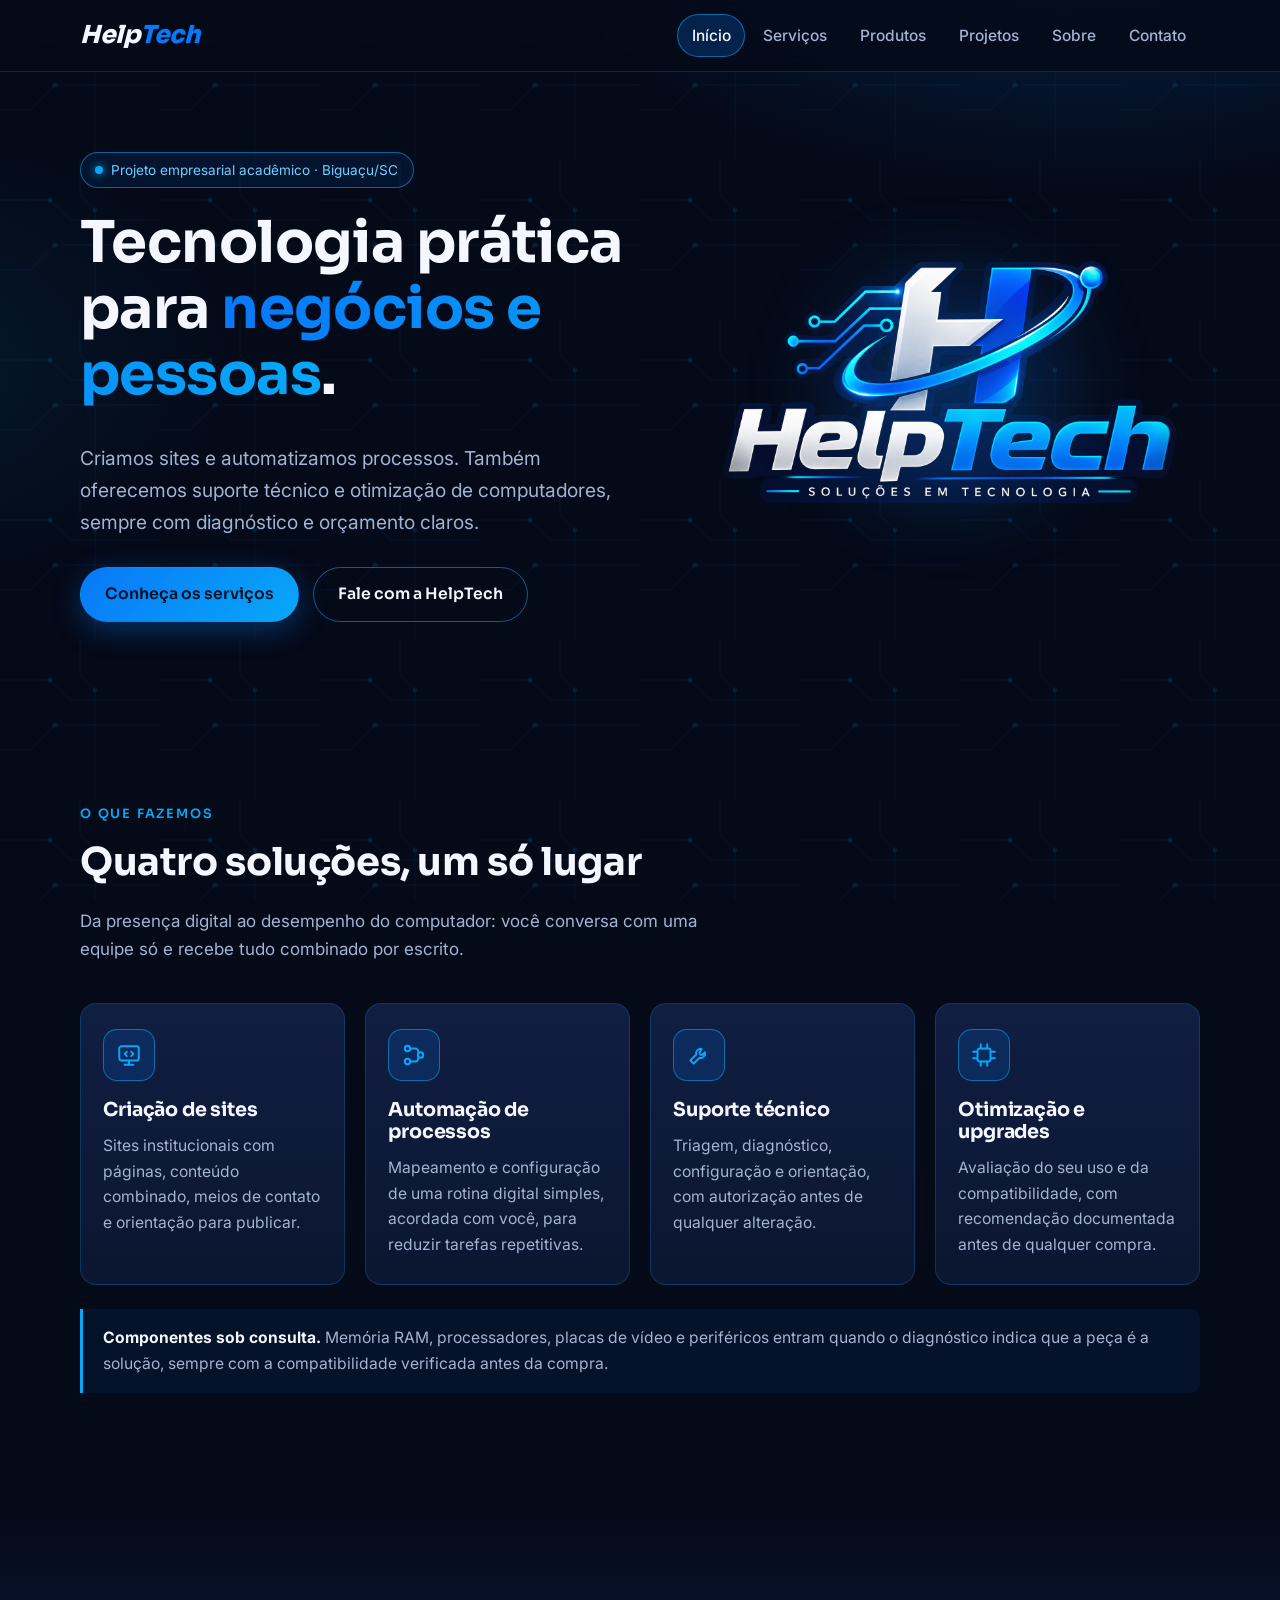
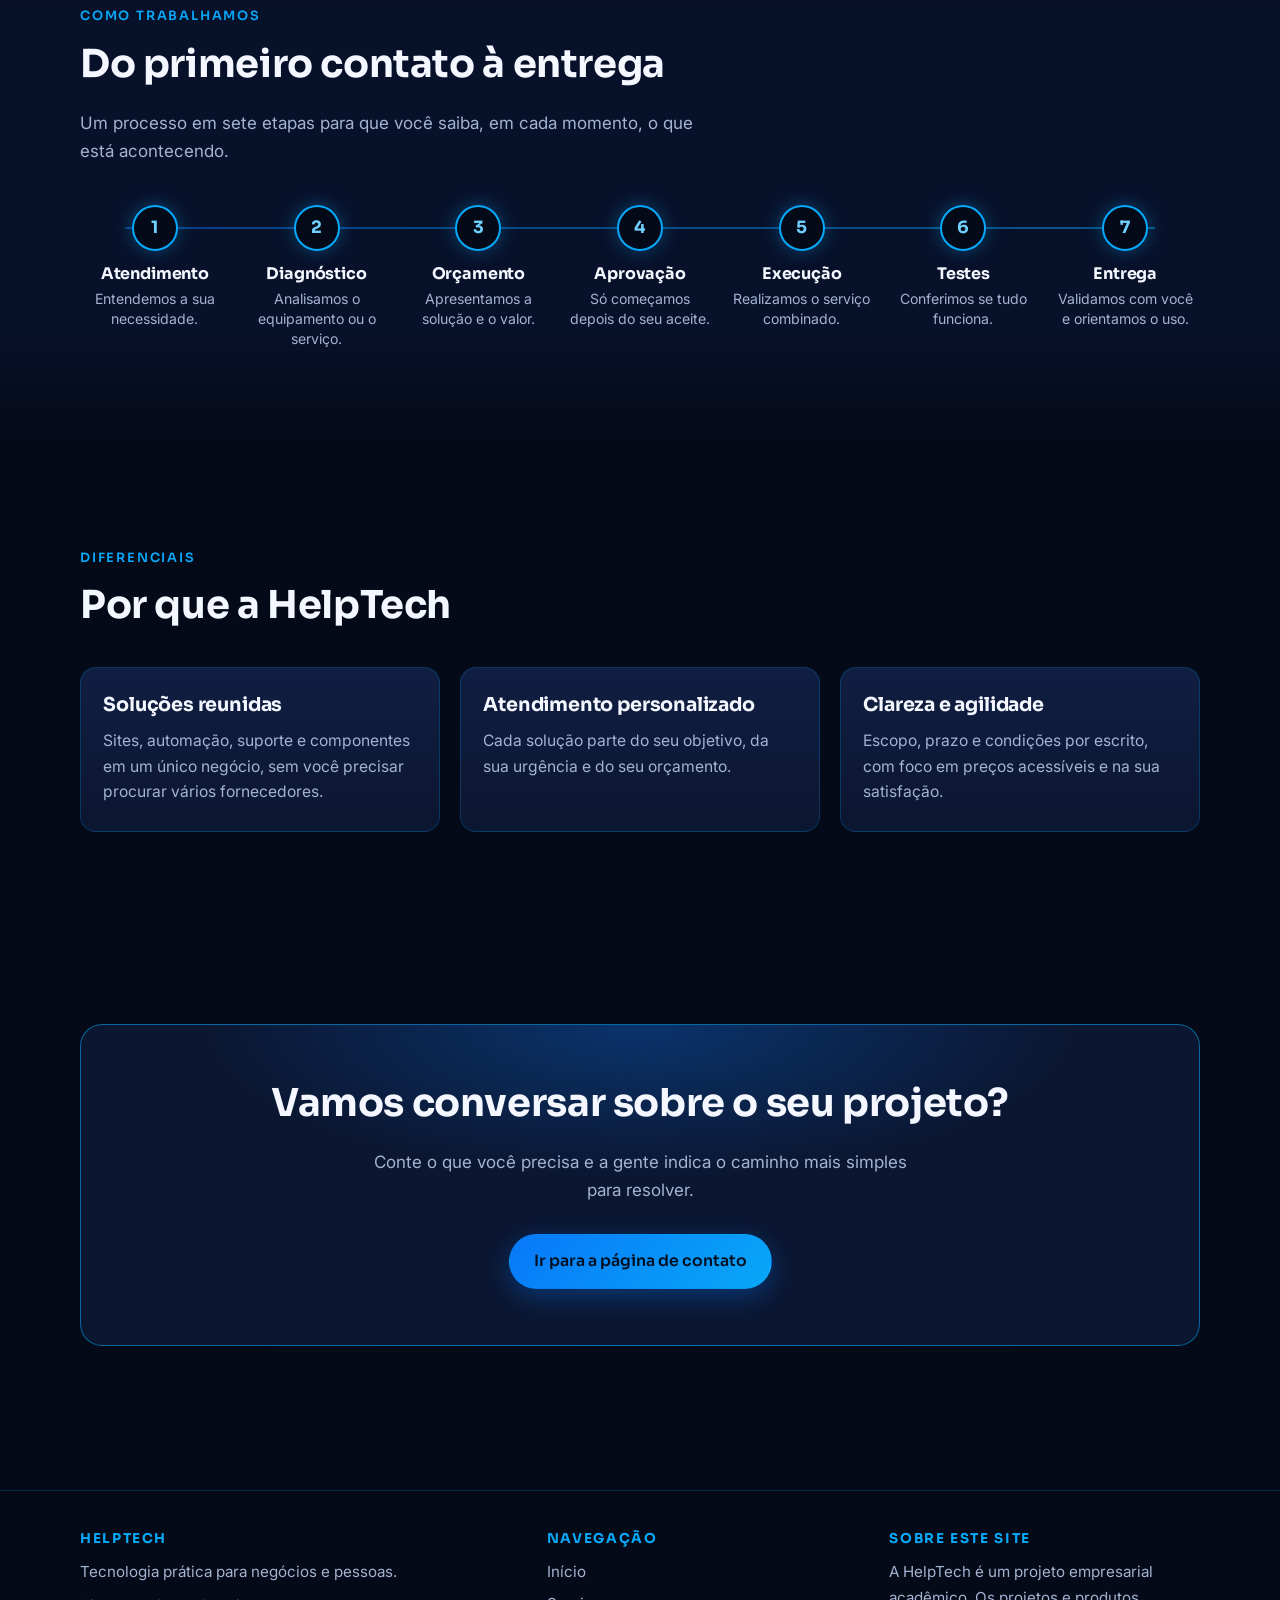
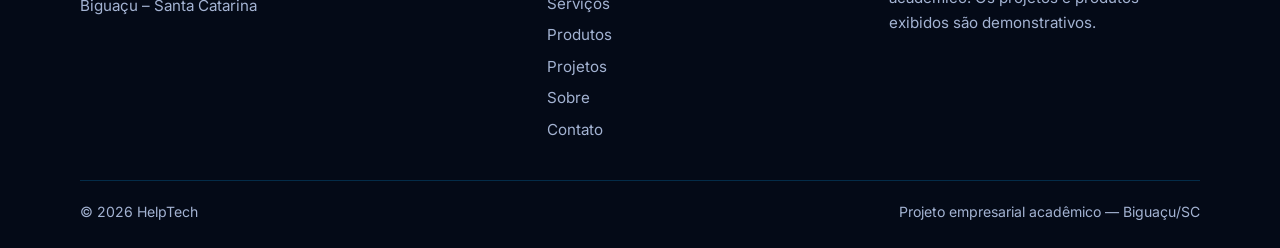
<file: index.html>
<!DOCTYPE html>
<html lang="pt-BR">
<head>
  <meta charset="UTF-8">
  <meta name="viewport" content="width=device-width, initial-scale=1">
  <title>HelpTech — Soluções em Tecnologia | Biguaçu, SC</title>
  <meta name="description" content="HelpTech: criação de sites, automação de processos, suporte técnico e otimização de computadores para negócios e pessoas em Biguaçu, SC.">
  <meta name="theme-color" content="#050a18">

  <meta property="og:title" content="HelpTech — Soluções em Tecnologia">
  <meta property="og:description" content="Criação de sites, automação, suporte técnico e otimização de computadores.">
  <meta property="og:type" content="website">
  <meta property="og:locale" content="pt_BR">

  <link rel="icon" href="assets/logo.png">
  <link rel="preconnect" href="https://fonts.googleapis.com">
  <link rel="preconnect" href="https://fonts.gstatic.com" crossorigin>
  <link href="https://fonts.googleapis.com/css2?family=Inter:wght@400;500;600&family=Sora:ital,wght@0,600;0,700;0,800;1,800&display=swap" rel="stylesheet">

  <link rel="stylesheet" href="css/style.css">
  <link rel="stylesheet" href="css/responsive.css">

  <!-- marca que o JavaScript está ativo (as animações dependem disso) -->
  <script>document.documentElement.classList.add("js");</script>
</head>

<body data-root="" data-page="inicio">
  <a class="skip-link" href="#conteudo">Ir para o conteúdo</a>

  <div id="site-header"></div>

  <main id="conteudo">

    <!-- HERO -->
    <section class="hero">
      <div class="container hero-grid">
        <div>
          <span class="badge">Projeto empresarial acadêmico · Biguaçu/SC</span>
          <h1>Tecnologia prática para <span class="accent">negócios e pessoas</span>.</h1>
          <p class="hero-lead">
            Criamos sites e automatizamos processos. Também oferecemos suporte técnico
            e otimização de computadores, sempre com diagnóstico e orçamento claros.
          </p>
          <div class="hero-actions">
            <a class="btn btn-primary" href="pages/servicos.html">Conheça os serviços</a>
            <a class="btn btn-ghost" href="pages/contato.html">Fale com a HelpTech</a>
          </div>
        </div>

        <div class="hero-visual">
          <img class="hero-logo" src="./assets/HelpTech logo.png" width="1536" height="1024"
               alt="Logotipo da HelpTech: letra H com órbita azul e circuitos, e o texto Soluções em Tecnologia">
        </div>
      </div>
    </section>

    <!-- SERVIÇOS -->
    <section class="section" id="servicos">
      <div class="container">
        <div class="section-head reveal">
          <span class="eyebrow">O que fazemos</span>
          <h2>Quatro soluções, um só lugar</h2>
          <p>Da presença digital ao desempenho do computador: você conversa com uma equipe só e recebe tudo combinado por escrito.</p>
        </div>

        <div class="card-grid">
          <article class="card reveal">
            <div class="icon-badge" aria-hidden="true">
              <svg viewBox="0 0 24 24"><rect x="3" y="4" width="18" height="13" rx="2"/><path d="M8 21h8M12 17v4M10 9l-2 2 2 2M14 9l2 2-2 2"/></svg>
            </div>
            <h3>Criação de sites</h3>
            <p>Sites institucionais com páginas, conteúdo combinado, meios de contato e orientação para publicar.</p>
          </article>

          <article class="card reveal">
            <div class="icon-badge" aria-hidden="true">
              <svg viewBox="0 0 24 24"><circle cx="6" cy="6" r="2.5"/><circle cx="18" cy="12" r="2.5"/><circle cx="6" cy="18" r="2.5"/><path d="M8.5 6H13a3 3 0 0 1 3 3v.5M8.5 18H13a3 3 0 0 0 3-3v-.5"/></svg>
            </div>
            <h3>Automação de processos</h3>
            <p>Mapeamento e configuração de uma rotina digital simples, acordada com você, para reduzir tarefas repetitivas.</p>
          </article>

          <article class="card reveal">
            <div class="icon-badge" aria-hidden="true">
              <svg viewBox="0 0 24 24"><path d="M14.5 6.5a4 4 0 0 0-5 5L4 17l3 3 5.5-5.5a4 4 0 0 0 5-5l-2.5 2.5-2-.5-.5-2z"/></svg>
            </div>
            <h3>Suporte técnico</h3>
            <p>Triagem, diagnóstico, configuração e orientação, com autorização antes de qualquer alteração.</p>
          </article>

          <article class="card reveal">
            <div class="icon-badge" aria-hidden="true">
              <svg viewBox="0 0 24 24"><rect x="6" y="6" width="12" height="12" rx="2"/><path d="M9 2v3M15 2v3M9 19v3M15 19v3M2 9h3M2 15h3M19 9h3M19 15h3"/></svg>
            </div>
            <h3>Otimização e upgrades</h3>
            <p>Avaliação do seu uso e da compatibilidade, com recomendação documentada antes de qualquer compra.</p>
          </article>
        </div>

        <p class="note reveal">
          <strong>Componentes sob consulta.</strong>
          Memória RAM, processadores, placas de vídeo e periféricos entram quando o diagnóstico indica
          que a peça é a solução, sempre com a compatibilidade verificada antes da compra.
        </p>
      </div>
    </section>

    <!-- PROCESSO -->
    <section class="section section--alt" id="processo">
      <div class="container">
        <div class="section-head reveal">
          <span class="eyebrow">Como trabalhamos</span>
          <h2>Do primeiro contato à entrega</h2>
          <p>Um processo em sete etapas para que você saiba, em cada momento, o que está acontecendo.</p>
        </div>

        <ol class="steps">
          <li class="step reveal"><h3>Atendimento</h3><p>Entendemos a sua necessidade.</p></li>
          <li class="step reveal"><h3>Diagnóstico</h3><p>Analisamos o equipamento ou o serviço.</p></li>
          <li class="step reveal"><h3>Orçamento</h3><p>Apresentamos a solução e o valor.</p></li>
          <li class="step reveal"><h3>Aprovação</h3><p>Só começamos depois do seu aceite.</p></li>
          <li class="step reveal"><h3>Execução</h3><p>Realizamos o serviço combinado.</p></li>
          <li class="step reveal"><h3>Testes</h3><p>Conferimos se tudo funciona.</p></li>
          <li class="step reveal"><h3>Entrega</h3><p>Validamos com você e orientamos o uso.</p></li>
        </ol>
      </div>
    </section>

    <!-- DIFERENCIAIS -->
    <section class="section" id="diferenciais">
      <div class="container">
        <div class="section-head reveal">
          <span class="eyebrow">Diferenciais</span>
          <h2>Por que a HelpTech</h2>
        </div>

        <div class="pillars">
          <article class="card reveal">
            <h3>Soluções reunidas</h3>
            <p>Sites, automação, suporte e componentes em um único negócio, sem você precisar procurar vários fornecedores.</p>
          </article>
          <article class="card reveal">
            <h3>Atendimento personalizado</h3>
            <p>Cada solução parte do seu objetivo, da sua urgência e do seu orçamento.</p>
          </article>
          <article class="card reveal">
            <h3>Clareza e agilidade</h3>
            <p>Escopo, prazo e condições por escrito, com foco em preços acessíveis e na sua satisfação.</p>
          </article>
        </div>
      </div>
    </section>

    <!-- CHAMADA FINAL -->
    <section class="section">
      <div class="container">
        <div class="cta-band reveal">
          <h2>Vamos conversar sobre o seu projeto?</h2>
          <p>Conte o que você precisa e a gente indica o caminho mais simples para resolver.</p>
          <a class="btn btn-primary" href="pages/contato.html">Ir para a página de contato</a>
        </div>
      </div>
    </section>

  </main>

  <div id="site-footer"></div>

  <script src="js/layout.js" defer></script>
  <script src="js/main.js" defer></script>
</body>
</html>
</file>
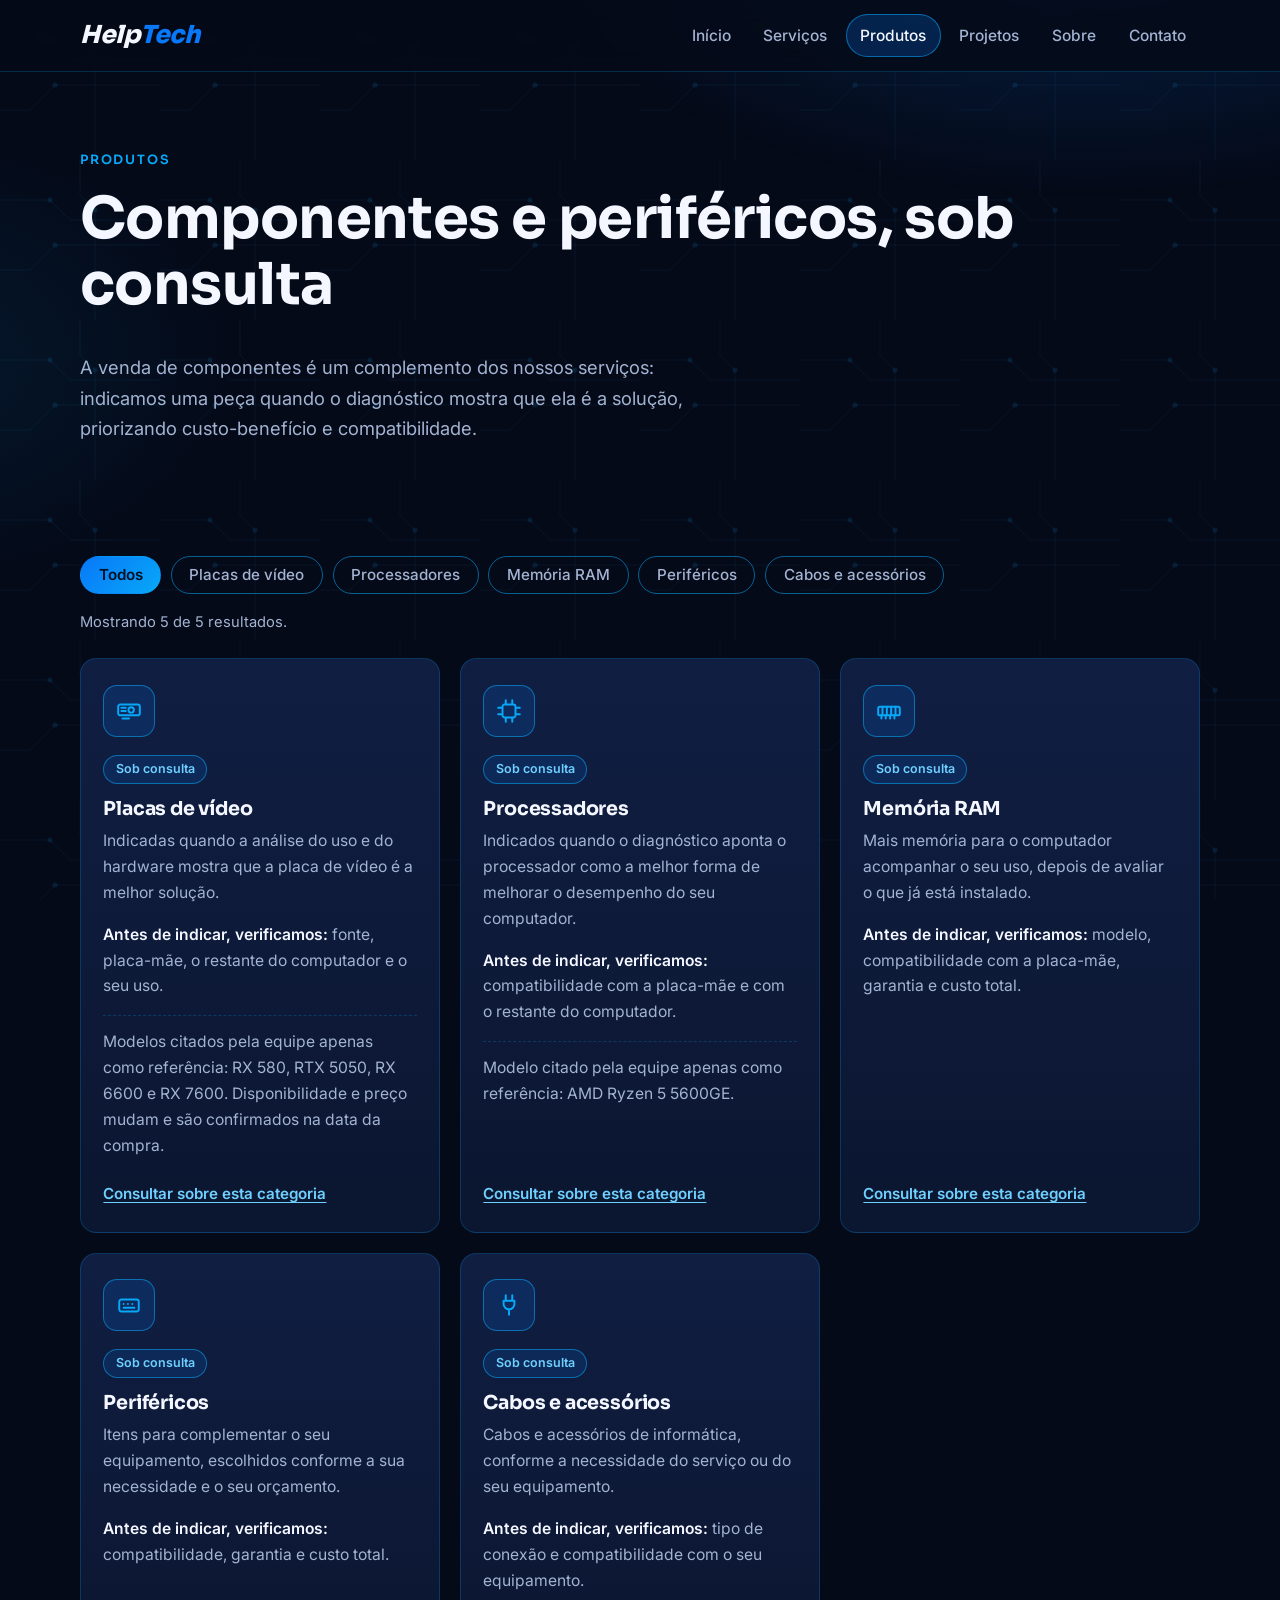
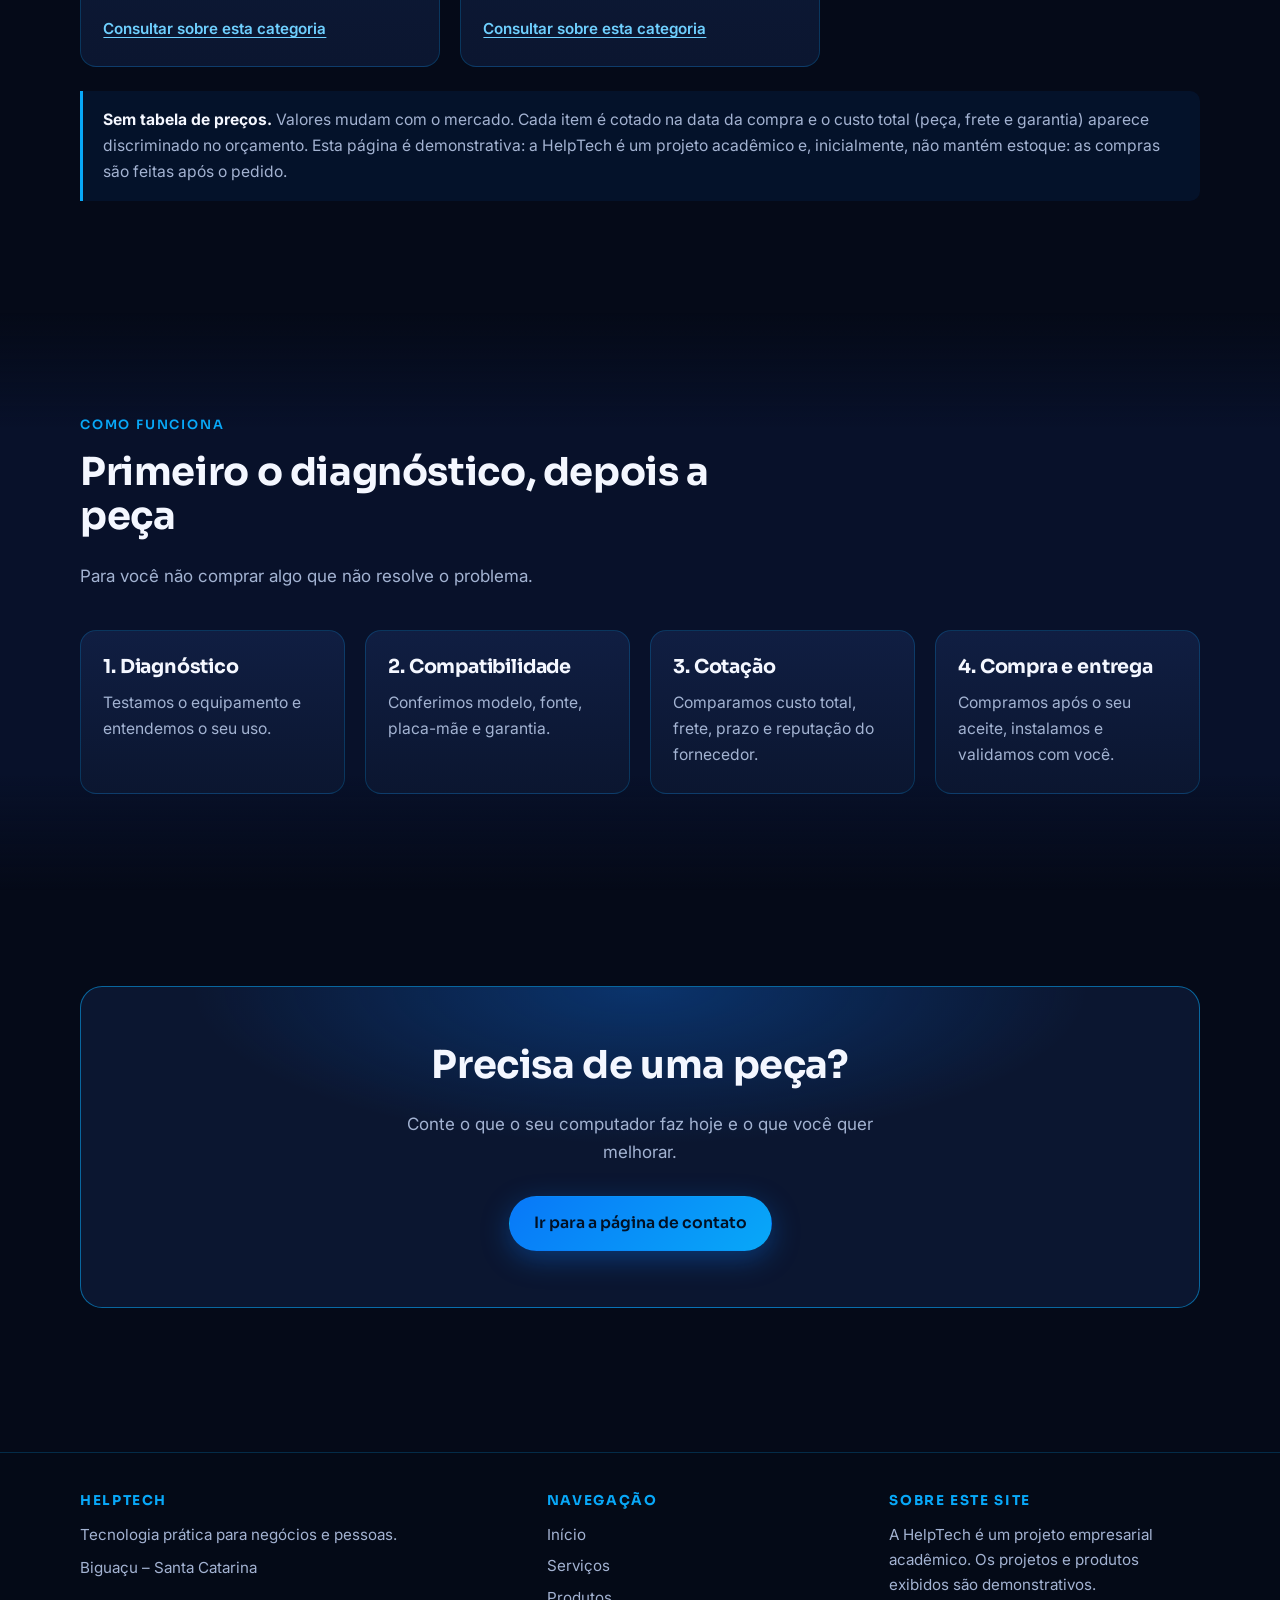
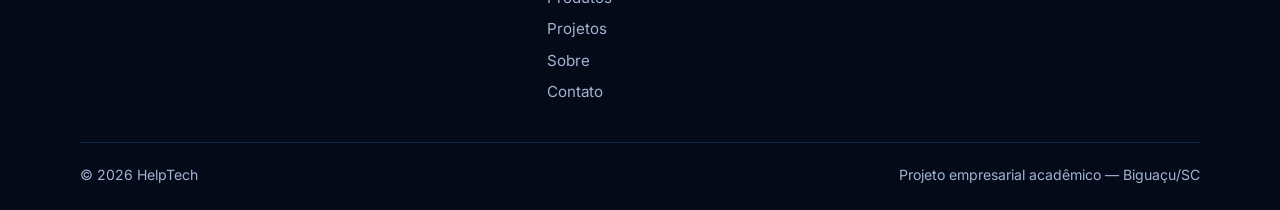
<file: pages/produtos.html>
<!DOCTYPE html>
<html lang="pt-BR">
<head>
  <meta charset="UTF-8">
  <meta name="viewport" content="width=device-width, initial-scale=1">
  <title>Produtos — HelpTech</title>
  <meta name="description" content="Placas de vídeo, processadores, memória RAM, periféricos e acessórios sob consulta, com compatibilidade verificada antes da compra.">
  <meta name="theme-color" content="#050a18">

  <link rel="icon" href="../assets/logo.png">
  <link rel="preconnect" href="https://fonts.googleapis.com">
  <link rel="preconnect" href="https://fonts.gstatic.com" crossorigin>
  <link href="https://fonts.googleapis.com/css2?family=Inter:wght@400;500;600&family=Sora:ital,wght@0,600;0,700;0,800;1,800&display=swap" rel="stylesheet">

  <!-- Página dentro de "pages/": caminhos começam com "../" -->
  <link rel="stylesheet" href="../css/style.css">
  <link rel="stylesheet" href="../css/responsive.css">

  <script>document.documentElement.classList.add("js");</script>
</head>

<body data-root="../" data-page="produtos">
  <a class="skip-link" href="#conteudo">Ir para o conteúdo</a>

  <!-- O menu é montado pelo js/layout.js -->
  <div id="site-header"></div>

  <main id="conteudo">

    <!-- CABEÇALHO DA PÁGINA -->
    <section class="page-hero">
      <div class="container">
        <span class="eyebrow">Produtos</span>
        <h1>Componentes e periféricos, sob consulta</h1>
        <p class="lead">
          A venda de componentes é um complemento dos nossos serviços: indicamos uma peça
          quando o diagnóstico mostra que ela é a solução, priorizando custo-benefício e compatibilidade.
        </p>
      </div>
    </section>

    <!-- FILTRO + LISTA DE CATEGORIAS -->
    <section class="section">
      <div class="container">

        <!-- Botões de filtro (a lógica está em js/interactions.js) -->
        <div class="filters" role="group" aria-label="Filtrar por categoria"
             data-filter-group data-target="#lista-produtos" data-status="#status-produtos">
          <button type="button" class="chip-btn" data-filter="todos" aria-pressed="true">Todos</button>
          <button type="button" class="chip-btn" data-filter="gpu" aria-pressed="false">Placas de vídeo</button>
          <button type="button" class="chip-btn" data-filter="cpu" aria-pressed="false">Processadores</button>
          <button type="button" class="chip-btn" data-filter="ram" aria-pressed="false">Memória RAM</button>
          <button type="button" class="chip-btn" data-filter="perifericos" aria-pressed="false">Periféricos</button>
          <button type="button" class="chip-btn" data-filter="cabos" aria-pressed="false">Cabos e acessórios</button>
        </div>

        <!-- Aviso lido por leitores de tela quando o filtro muda -->
        <p class="filter-status" id="status-produtos" aria-live="polite"></p>

        <div class="product-grid" id="lista-produtos">

          <!-- CATEGORIA: PLACAS DE VÍDEO -->
          <article class="card product-card" data-category="gpu">
            <div class="icon-badge" aria-hidden="true">
              <svg viewBox="0 0 24 24"><rect x="2" y="6" width="20" height="10" rx="2"/><circle cx="14" cy="11" r="2.5"/><path d="M6 19h6M5 9h4M5 12h4"/></svg>
            </div>
            <span class="tag-soft">Sob consulta</span>
            <h3>Placas de vídeo</h3>
            <p>Indicadas quando a análise do uso e do hardware mostra que a placa de vídeo é a melhor solução.</p>
            <p class="product-check"><strong>Antes de indicar, verificamos:</strong> fonte, placa-mãe, o restante do computador e o seu uso.</p>
            <p class="product-ref">Modelos citados pela equipe apenas como referência: RX 580, RTX 5050, RX 6600 e RX 7600. Disponibilidade e preço mudam e são confirmados na data da compra.</p>
            <a class="card-link" href="contato.html">Consultar sobre esta categoria</a>
          </article>

          <!-- CATEGORIA: PROCESSADORES -->
          <article class="card product-card" data-category="cpu">
            <div class="icon-badge" aria-hidden="true">
              <svg viewBox="0 0 24 24"><rect x="6" y="6" width="12" height="12" rx="2"/><path d="M9 2v3M15 2v3M9 19v3M15 19v3M2 9h3M2 15h3M19 9h3M19 15h3"/></svg>
            </div>
            <span class="tag-soft">Sob consulta</span>
            <h3>Processadores</h3>
            <p>Indicados quando o diagnóstico aponta o processador como a melhor forma de melhorar o desempenho do seu computador.</p>
            <p class="product-check"><strong>Antes de indicar, verificamos:</strong> compatibilidade com a placa-mãe e com o restante do computador.</p>
            <p class="product-ref">Modelo citado pela equipe apenas como referência: AMD Ryzen 5 5600GE.</p>
            <a class="card-link" href="contato.html">Consultar sobre esta categoria</a>
          </article>

          <!-- CATEGORIA: MEMÓRIA RAM -->
          <article class="card product-card" data-category="ram">
            <div class="icon-badge" aria-hidden="true">
              <svg viewBox="0 0 24 24"><rect x="2" y="8" width="20" height="8" rx="1.5"/><path d="M6 8v8M10 8v8M14 8v8M18 8v8M5 16v3M9 16v3M13 16v3M17 16v3"/></svg>
            </div>
            <span class="tag-soft">Sob consulta</span>
            <h3>Memória RAM</h3>
            <p>Mais memória para o computador acompanhar o seu uso, depois de avaliar o que já está instalado.</p>
            <p class="product-check"><strong>Antes de indicar, verificamos:</strong> modelo, compatibilidade com a placa-mãe, garantia e custo total.</p>
            <a class="card-link" href="contato.html">Consultar sobre esta categoria</a>
          </article>

          <!-- CATEGORIA: PERIFÉRICOS -->
          <article class="card product-card" data-category="perifericos">
            <div class="icon-badge" aria-hidden="true">
              <svg viewBox="0 0 24 24"><rect x="3" y="7" width="18" height="11" rx="2"/><path d="M7 11h.01M11 11h.01M15 11h.01M7 14.5h10"/></svg>
            </div>
            <span class="tag-soft">Sob consulta</span>
            <h3>Periféricos</h3>
            <p>Itens para complementar o seu equipamento, escolhidos conforme a sua necessidade e o seu orçamento.</p>
            <p class="product-check"><strong>Antes de indicar, verificamos:</strong> compatibilidade, garantia e custo total.</p>
            <a class="card-link" href="contato.html">Consultar sobre esta categoria</a>
          </article>

          <!-- CATEGORIA: CABOS E ACESSÓRIOS -->
          <article class="card product-card" data-category="cabos">
            <div class="icon-badge" aria-hidden="true">
              <svg viewBox="0 0 24 24"><path d="M9 3v5M15 3v5M7 8h10v3a5 5 0 0 1-10 0zM12 16v5"/></svg>
            </div>
            <span class="tag-soft">Sob consulta</span>
            <h3>Cabos e acessórios</h3>
            <p>Cabos e acessórios de informática, conforme a necessidade do serviço ou do seu equipamento.</p>
            <p class="product-check"><strong>Antes de indicar, verificamos:</strong> tipo de conexão e compatibilidade com o seu equipamento.</p>
            <a class="card-link" href="contato.html">Consultar sobre esta categoria</a>
          </article>

        </div>

        <p class="note reveal">
          <strong>Sem tabela de preços.</strong>
          Valores mudam com o mercado. Cada item é cotado na data da compra e o custo total
          (peça, frete e garantia) aparece discriminado no orçamento. Esta página é demonstrativa:
          a HelpTech é um projeto acadêmico e, inicialmente, não mantém estoque: as compras são feitas após o pedido.
        </p>
      </div>
    </section>

    <!-- COMO FUNCIONA A COMPRA -->
    <section class="section section--alt">
      <div class="container">
        <div class="section-head reveal">
          <span class="eyebrow">Como funciona</span>
          <h2>Primeiro o diagnóstico, depois a peça</h2>
          <p>Para você não comprar algo que não resolve o problema.</p>
        </div>

        <div class="card-grid">
          <article class="card reveal"><h3>1. Diagnóstico</h3><p>Testamos o equipamento e entendemos o seu uso.</p></article>
          <article class="card reveal"><h3>2. Compatibilidade</h3><p>Conferimos modelo, fonte, placa-mãe e garantia.</p></article>
          <article class="card reveal"><h3>3. Cotação</h3><p>Comparamos custo total, frete, prazo e reputação do fornecedor.</p></article>
          <article class="card reveal"><h3>4. Compra e entrega</h3><p>Compramos após o seu aceite, instalamos e validamos com você.</p></article>
        </div>
      </div>
    </section>

    <!-- CHAMADA FINAL -->
    <section class="section">
      <div class="container">
        <div class="cta-band reveal">
          <h2>Precisa de uma peça?</h2>
          <p>Conte o que o seu computador faz hoje e o que você quer melhorar.</p>
          <a class="btn btn-primary" href="contato.html">Ir para a página de contato</a>
        </div>
      </div>
    </section>

  </main>

  <!-- O rodapé é montado pelo js/layout.js -->
  <div id="site-footer"></div>

  <script src="../js/layout.js" defer></script>
  <script src="../js/main.js" defer></script>
  <script src="../js/interactions.js" defer></script>
</body>
</html>
</file>
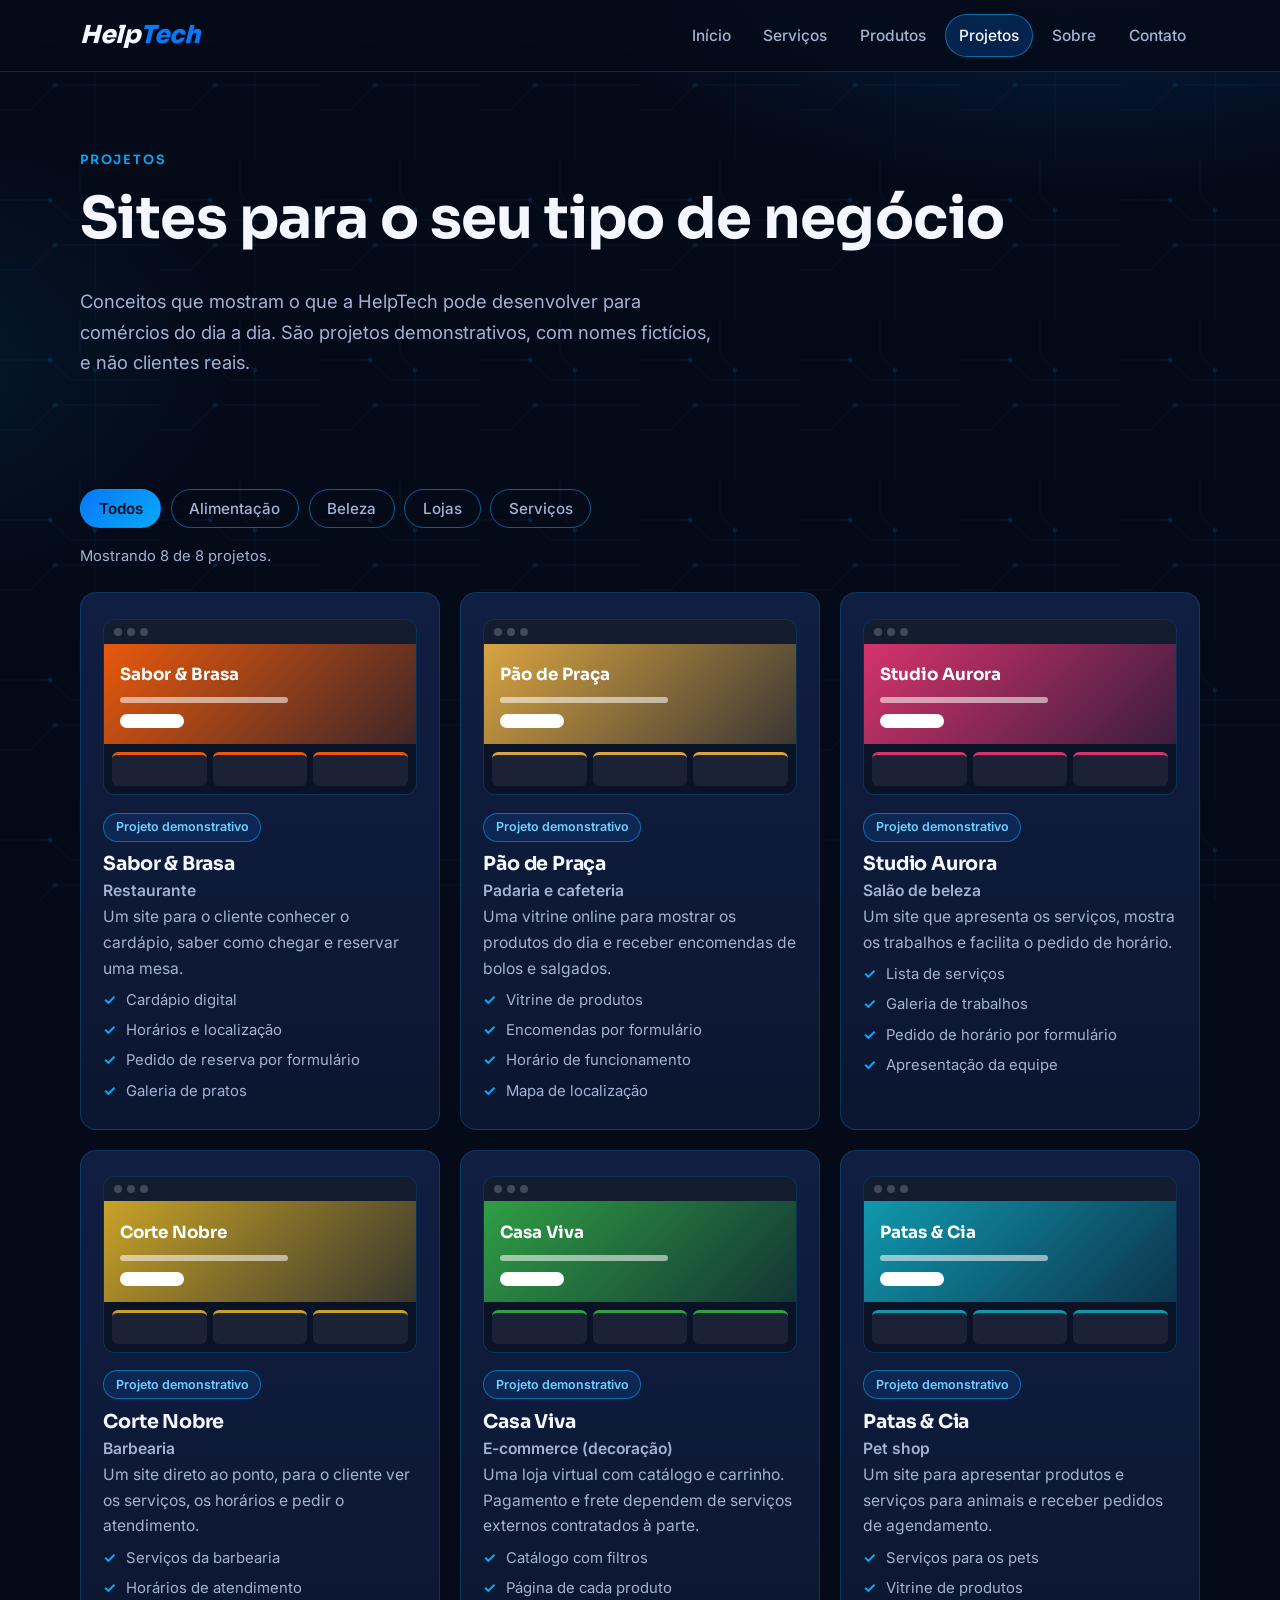
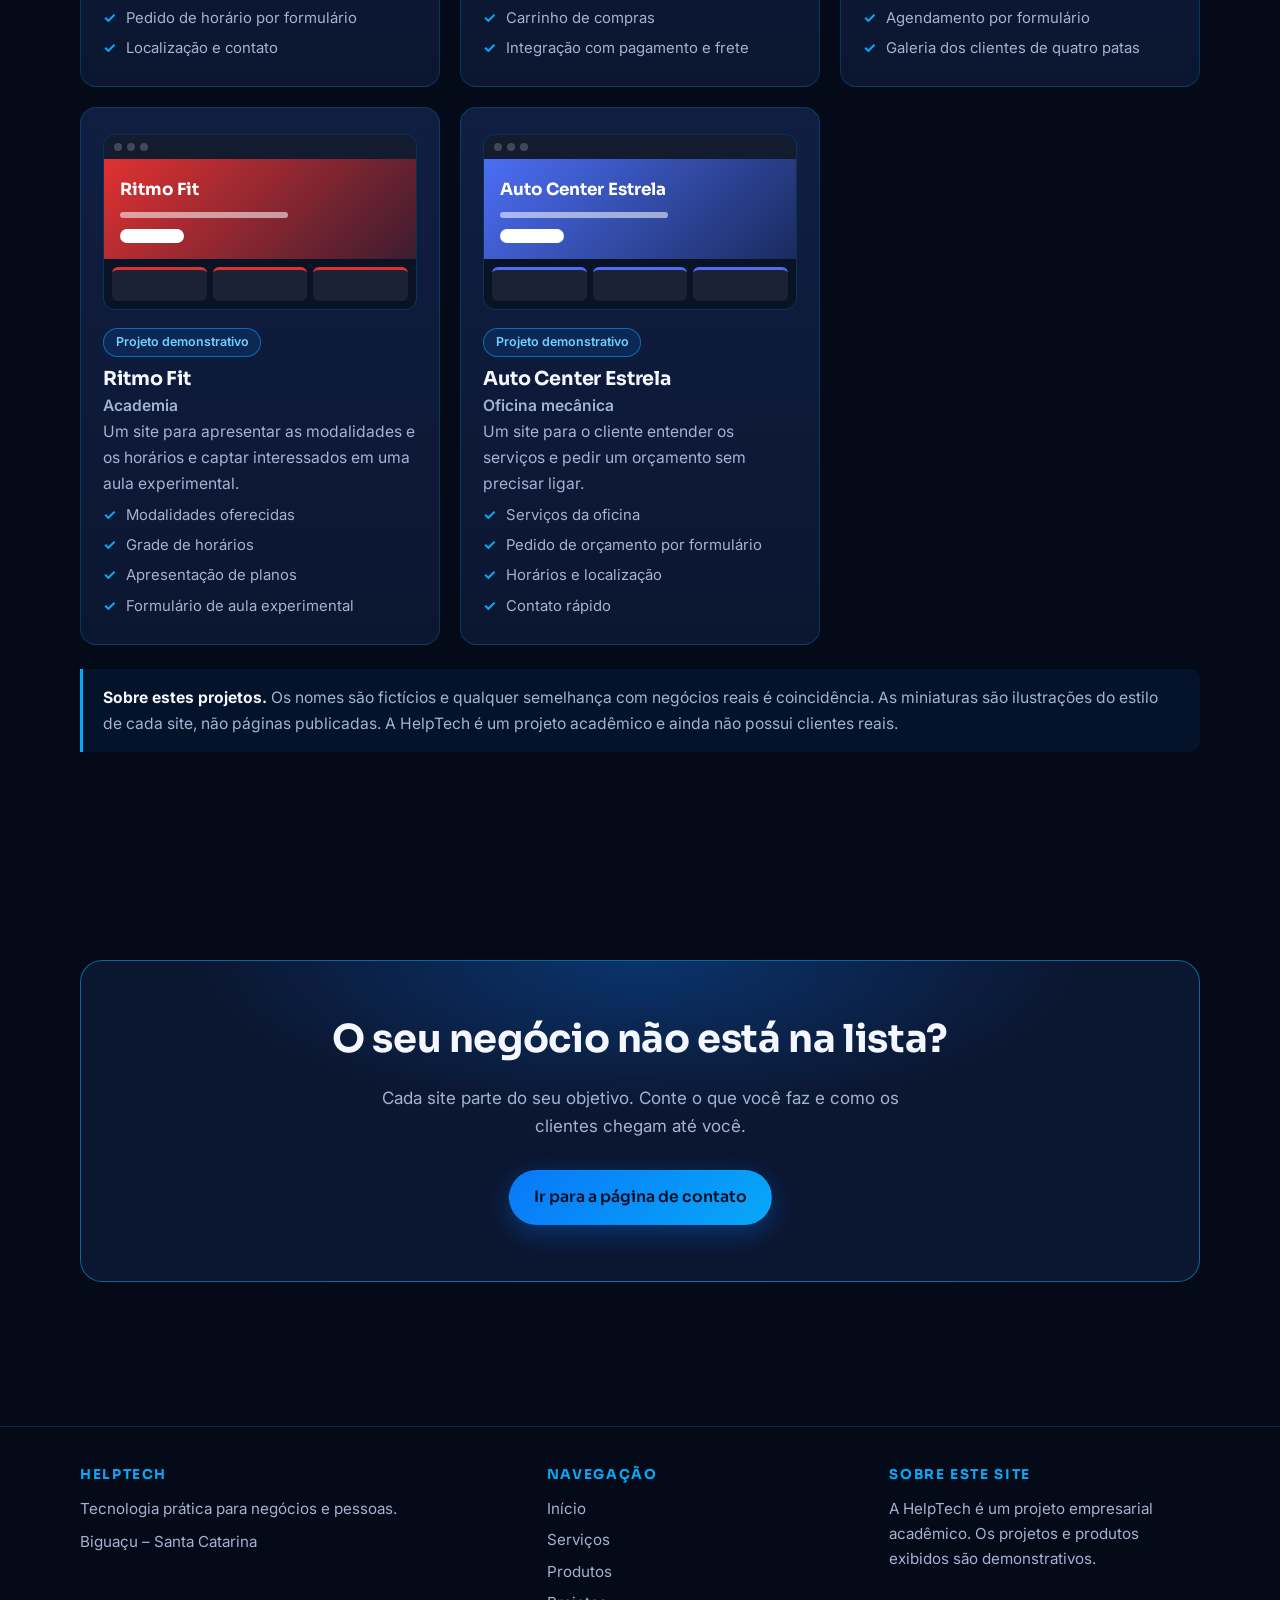
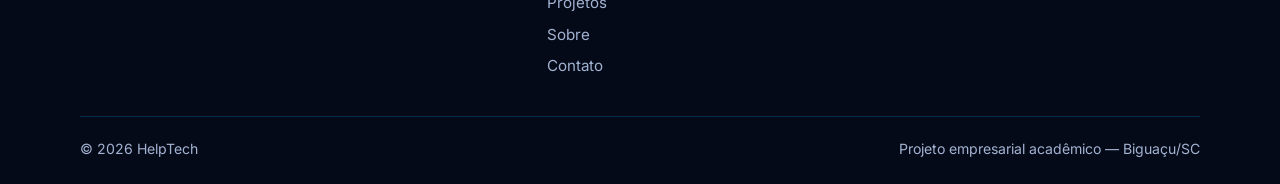
<file: pages/projetos.html>
<!DOCTYPE html>
<html lang="pt-BR">
<head>
  <meta charset="UTF-8">
  <meta name="viewport" content="width=device-width, initial-scale=1">
  <title>Projetos — HelpTech</title>
  <meta name="description" content="Conceitos de sites para restaurante, salão de beleza, barbearia, e-commerce e outros comércios, criados pela HelpTech para demonstrar o que pode ser desenvolvido.">
  <meta name="theme-color" content="#050a18">

  <link rel="icon" href="../assets/logo.png">
  <link rel="preconnect" href="https://fonts.googleapis.com">
  <link rel="preconnect" href="https://fonts.gstatic.com" crossorigin>
  <link href="https://fonts.googleapis.com/css2?family=Inter:wght@400;500;600&family=Sora:ital,wght@0,600;0,700;0,800;1,800&display=swap" rel="stylesheet">

  <!-- Página dentro de "pages/": caminhos começam com "../" -->
  <link rel="stylesheet" href="../css/style.css">
  <link rel="stylesheet" href="../css/responsive.css">

  <script>document.documentElement.classList.add("js");</script>
</head>

<body data-root="../" data-page="projetos">
  <a class="skip-link" href="#conteudo">Ir para o conteúdo</a>

  <!-- O menu é montado pelo js/layout.js -->
  <div id="site-header"></div>

  <main id="conteudo">

    <!-- CABEÇALHO DA PÁGINA -->
    <section class="page-hero">
      <div class="container">
        <span class="eyebrow">Projetos</span>
        <h1>Sites para o seu tipo de negócio</h1>
        <p class="lead">
          Conceitos que mostram o que a HelpTech pode desenvolver para comércios do dia a dia.
          São projetos demonstrativos, com nomes fictícios, e não clientes reais.
        </p>
      </div>
    </section>

    <!-- FILTRO + LISTA DE PROJETOS -->
    <section class="section">
      <div class="container">

        <!-- Botões de filtro (a lógica está em js/interactions.js) -->
        <div class="filters" role="group" aria-label="Filtrar projetos por segmento"
             data-filter-group data-target="#lista-projetos" data-status="#status-projetos" data-noun="projetos">
          <button type="button" class="chip-btn" data-filter="todos" aria-pressed="true">Todos</button>
          <button type="button" class="chip-btn" data-filter="alimentacao" aria-pressed="false">Alimentação</button>
          <button type="button" class="chip-btn" data-filter="beleza" aria-pressed="false">Beleza</button>
          <button type="button" class="chip-btn" data-filter="loja" aria-pressed="false">Lojas</button>
          <button type="button" class="chip-btn" data-filter="servicos" aria-pressed="false">Serviços</button>
        </div>

        <!-- Aviso lido por leitores de tela quando o filtro muda -->
        <p class="filter-status" id="status-projetos" aria-live="polite"></p>

        <div class="project-grid" id="lista-projetos">

          <!-- PROJETO: RESTAURANTE -->
          <article class="card project-card" data-category="alimentacao" style="--accent: #e8590c;">
            <div class="mock" aria-hidden="true">
              <div class="mock-bar"><span></span><span></span><span></span></div>
              <div class="mock-hero"><div class="mock-title">Sabor &amp; Brasa</div><div class="mock-line"></div><div class="mock-btn"></div></div>
              <div class="mock-row"><i></i><i></i><i></i></div>
            </div>
            <span class="tag-soft">Projeto demonstrativo</span>
            <h3>Sabor &amp; Brasa</h3>
            <p class="project-type">Restaurante</p>
            <p>Um site para o cliente conhecer o cardápio, saber como chegar e reservar uma mesa.</p>
            <ul class="features">
              <li>Cardápio digital</li>
              <li>Horários e localização</li>
              <li>Pedido de reserva por formulário</li>
              <li>Galeria de pratos</li>
            </ul>
          </article>

          <!-- PROJETO: PADARIA E CAFETERIA -->
          <article class="card project-card" data-category="alimentacao" style="--accent: #d9a441;">
            <div class="mock" aria-hidden="true">
              <div class="mock-bar"><span></span><span></span><span></span></div>
              <div class="mock-hero"><div class="mock-title">Pão de Praça</div><div class="mock-line"></div><div class="mock-btn"></div></div>
              <div class="mock-row"><i></i><i></i><i></i></div>
            </div>
            <span class="tag-soft">Projeto demonstrativo</span>
            <h3>Pão de Praça</h3>
            <p class="project-type">Padaria e cafeteria</p>
            <p>Uma vitrine online para mostrar os produtos do dia e receber encomendas de bolos e salgados.</p>
            <ul class="features">
              <li>Vitrine de produtos</li>
              <li>Encomendas por formulário</li>
              <li>Horário de funcionamento</li>
              <li>Mapa de localização</li>
            </ul>
          </article>

          <!-- PROJETO: SALÃO DE BELEZA -->
          <article class="card project-card" data-category="beleza" style="--accent: #d6336c;">
            <div class="mock" aria-hidden="true">
              <div class="mock-bar"><span></span><span></span><span></span></div>
              <div class="mock-hero"><div class="mock-title">Studio Aurora</div><div class="mock-line"></div><div class="mock-btn"></div></div>
              <div class="mock-row"><i></i><i></i><i></i></div>
            </div>
            <span class="tag-soft">Projeto demonstrativo</span>
            <h3>Studio Aurora</h3>
            <p class="project-type">Salão de beleza</p>
            <p>Um site que apresenta os serviços, mostra os trabalhos e facilita o pedido de horário.</p>
            <ul class="features">
              <li>Lista de serviços</li>
              <li>Galeria de trabalhos</li>
              <li>Pedido de horário por formulário</li>
              <li>Apresentação da equipe</li>
            </ul>
          </article>

          <!-- PROJETO: BARBEARIA -->
          <article class="card project-card" data-category="beleza" style="--accent: #c9a227;">
            <div class="mock" aria-hidden="true">
              <div class="mock-bar"><span></span><span></span><span></span></div>
              <div class="mock-hero"><div class="mock-title">Corte Nobre</div><div class="mock-line"></div><div class="mock-btn"></div></div>
              <div class="mock-row"><i></i><i></i><i></i></div>
            </div>
            <span class="tag-soft">Projeto demonstrativo</span>
            <h3>Corte Nobre</h3>
            <p class="project-type">Barbearia</p>
            <p>Um site direto ao ponto, para o cliente ver os serviços, os horários e pedir o atendimento.</p>
            <ul class="features">
              <li>Serviços da barbearia</li>
              <li>Horários de atendimento</li>
              <li>Pedido de horário por formulário</li>
              <li>Localização e contato</li>
            </ul>
          </article>

          <!-- PROJETO: E-COMMERCE -->
          <article class="card project-card" data-category="loja" style="--accent: #2f9e44;">
            <div class="mock" aria-hidden="true">
              <div class="mock-bar"><span></span><span></span><span></span></div>
              <div class="mock-hero"><div class="mock-title">Casa Viva</div><div class="mock-line"></div><div class="mock-btn"></div></div>
              <div class="mock-row"><i></i><i></i><i></i></div>
            </div>
            <span class="tag-soft">Projeto demonstrativo</span>
            <h3>Casa Viva</h3>
            <p class="project-type">E-commerce (decoração)</p>
            <p>Uma loja virtual com catálogo e carrinho. Pagamento e frete dependem de serviços externos contratados à parte.</p>
            <ul class="features">
              <li>Catálogo com filtros</li>
              <li>Página de cada produto</li>
              <li>Carrinho de compras</li>
              <li>Integração com pagamento e frete</li>
            </ul>
          </article>

          <!-- PROJETO: PET SHOP -->
          <article class="card project-card" data-category="loja" style="--accent: #1098ad;">
            <div class="mock" aria-hidden="true">
              <div class="mock-bar"><span></span><span></span><span></span></div>
              <div class="mock-hero"><div class="mock-title">Patas &amp; Cia</div><div class="mock-line"></div><div class="mock-btn"></div></div>
              <div class="mock-row"><i></i><i></i><i></i></div>
            </div>
            <span class="tag-soft">Projeto demonstrativo</span>
            <h3>Patas &amp; Cia</h3>
            <p class="project-type">Pet shop</p>
            <p>Um site para apresentar produtos e serviços para animais e receber pedidos de agendamento.</p>
            <ul class="features">
              <li>Serviços para os pets</li>
              <li>Vitrine de produtos</li>
              <li>Agendamento por formulário</li>
              <li>Galeria dos clientes de quatro patas</li>
            </ul>
          </article>

          <!-- PROJETO: ACADEMIA -->
          <article class="card project-card" data-category="servicos" style="--accent: #e03131;">
            <div class="mock" aria-hidden="true">
              <div class="mock-bar"><span></span><span></span><span></span></div>
              <div class="mock-hero"><div class="mock-title">Ritmo Fit</div><div class="mock-line"></div><div class="mock-btn"></div></div>
              <div class="mock-row"><i></i><i></i><i></i></div>
            </div>
            <span class="tag-soft">Projeto demonstrativo</span>
            <h3>Ritmo Fit</h3>
            <p class="project-type">Academia</p>
            <p>Um site para apresentar as modalidades e os horários e captar interessados em uma aula experimental.</p>
            <ul class="features">
              <li>Modalidades oferecidas</li>
              <li>Grade de horários</li>
              <li>Apresentação de planos</li>
              <li>Formulário de aula experimental</li>
            </ul>
          </article>

          <!-- PROJETO: OFICINA MECÂNICA -->
          <article class="card project-card" data-category="servicos" style="--accent: #4c6ef5;">
            <div class="mock" aria-hidden="true">
              <div class="mock-bar"><span></span><span></span><span></span></div>
              <div class="mock-hero"><div class="mock-title">Auto Center Estrela</div><div class="mock-line"></div><div class="mock-btn"></div></div>
              <div class="mock-row"><i></i><i></i><i></i></div>
            </div>
            <span class="tag-soft">Projeto demonstrativo</span>
            <h3>Auto Center Estrela</h3>
            <p class="project-type">Oficina mecânica</p>
            <p>Um site para o cliente entender os serviços e pedir um orçamento sem precisar ligar.</p>
            <ul class="features">
              <li>Serviços da oficina</li>
              <li>Pedido de orçamento por formulário</li>
              <li>Horários e localização</li>
              <li>Contato rápido</li>
            </ul>
          </article>

        </div>

        <p class="note reveal">
          <strong>Sobre estes projetos.</strong>
          Os nomes são fictícios e qualquer semelhança com negócios reais é coincidência.
          As miniaturas são ilustrações do estilo de cada site, não páginas publicadas.
          A HelpTech é um projeto acadêmico e ainda não possui clientes reais.
        </p>
      </div>
    </section>

    <!-- CHAMADA FINAL -->
    <section class="section">
      <div class="container">
        <div class="cta-band reveal">
          <h2>O seu negócio não está na lista?</h2>
          <p>Cada site parte do seu objetivo. Conte o que você faz e como os clientes chegam até você.</p>
          <a class="btn btn-primary" href="contato.html">Ir para a página de contato</a>
        </div>
      </div>
    </section>

  </main>

  <!-- O rodapé é montado pelo js/layout.js -->
  <div id="site-footer"></div>

  <script src="../js/layout.js" defer></script>
  <script src="../js/main.js" defer></script>
  <script src="../js/interactions.js" defer></script>
</body>
</html>
</file>
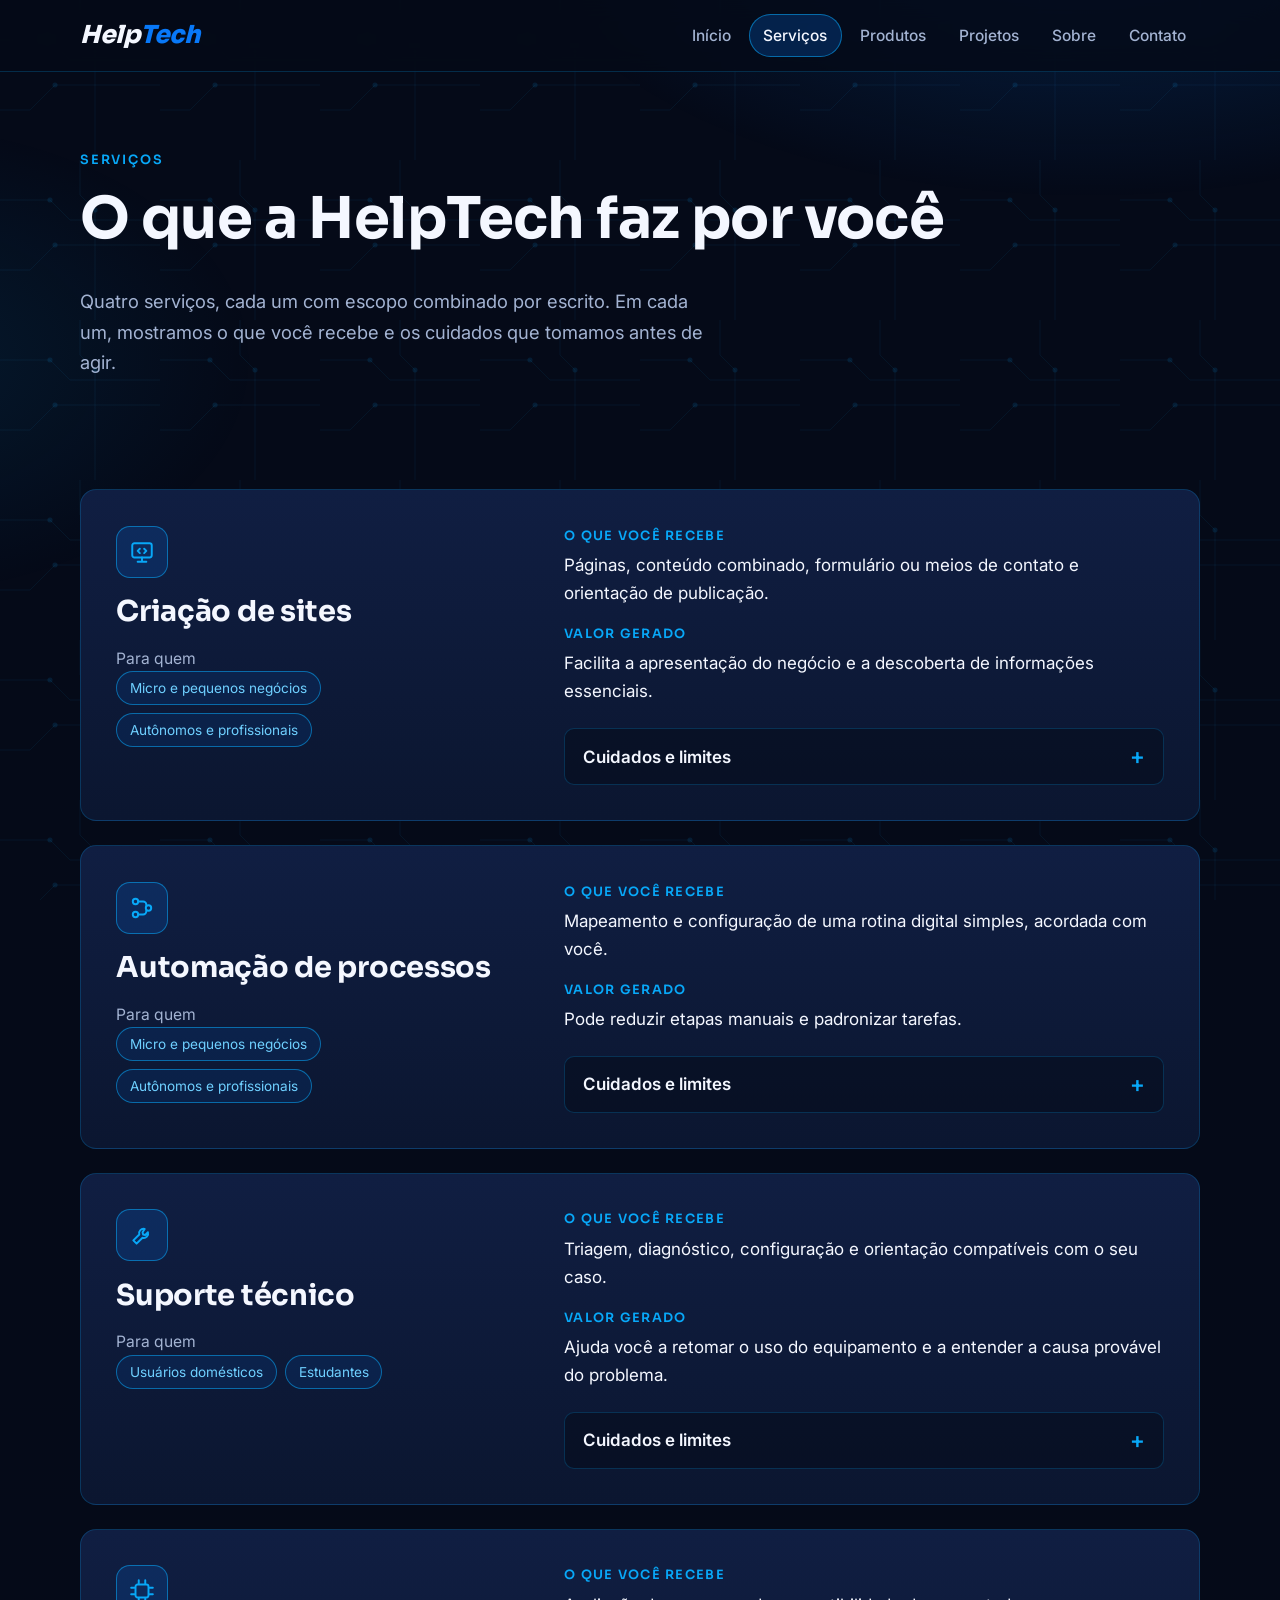
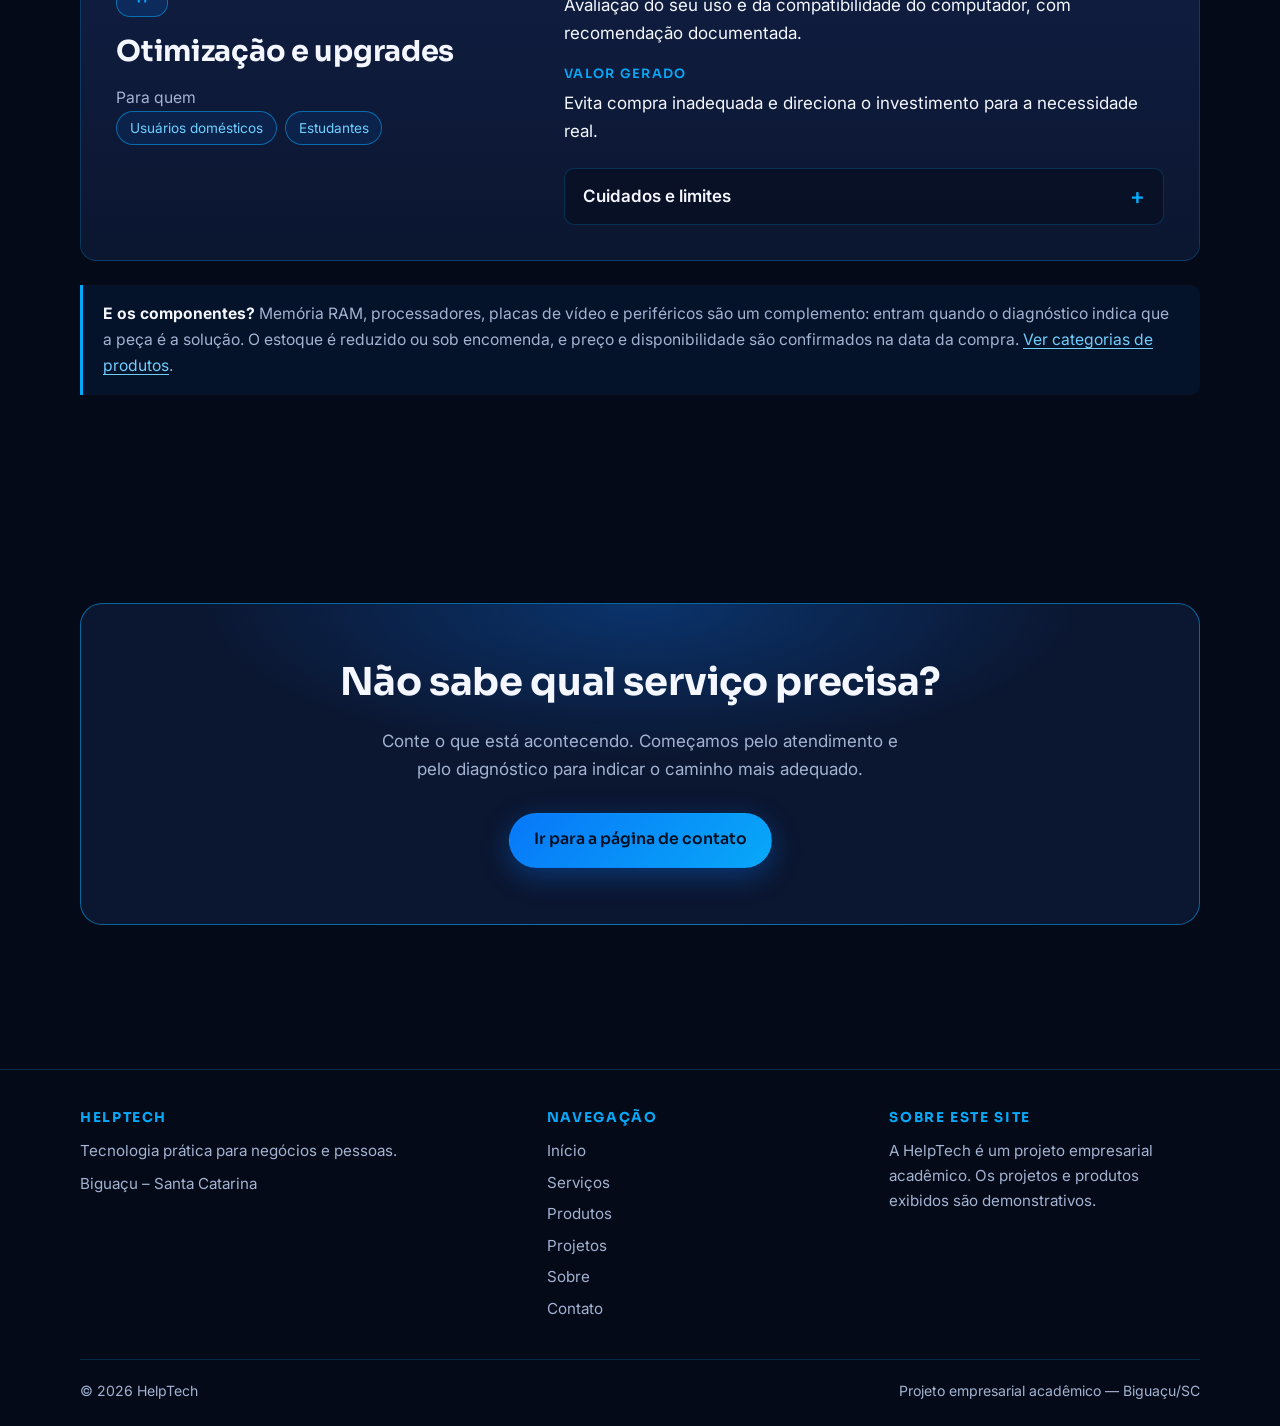
<file: pages/servicos.html>
<!DOCTYPE html>
<html lang="pt-BR">
<head>
  <meta charset="UTF-8">
  <meta name="viewport" content="width=device-width, initial-scale=1">
  <title>Serviços — HelpTech</title>
  <meta name="description" content="Criação de sites, automação de processos, suporte técnico e otimização de computadores: veja o que a HelpTech oferece e quais cuidados tomamos em cada serviço.">
  <meta name="theme-color" content="#050a18">

  <link rel="icon" href="../assets/logo.png">
  <link rel="preconnect" href="https://fonts.googleapis.com">
  <link rel="preconnect" href="https://fonts.gstatic.com" crossorigin>
  <link href="https://fonts.googleapis.com/css2?family=Inter:wght@400;500;600&family=Sora:ital,wght@0,600;0,700;0,800;1,800&display=swap" rel="stylesheet">

  <!-- Atenção: como esta página está dentro de "pages/", os caminhos começam com "../" -->
  <link rel="stylesheet" href="../css/style.css">
  <link rel="stylesheet" href="../css/responsive.css">

  <script>document.documentElement.classList.add("js");</script>
</head>

<body data-root="../" data-page="servicos">
  <a class="skip-link" href="#conteudo">Ir para o conteúdo</a>

  <!-- O menu é montado pelo js/layout.js -->
  <div id="site-header"></div>

  <main id="conteudo">

    <!-- CABEÇALHO DA PÁGINA -->
    <section class="page-hero">
      <div class="container">
        <span class="eyebrow">Serviços</span>
        <h1>O que a HelpTech faz por você</h1>
        <p class="lead">
          Quatro serviços, cada um com escopo combinado por escrito. Em cada um,
          mostramos o que você recebe e os cuidados que tomamos antes de agir.
        </p>
      </div>
    </section>

    <!-- LISTA DE SERVIÇOS -->
    <section class="section">
      <div class="container service-list">

        <!-- SERVIÇO 1: CRIAÇÃO DE SITES (serviço principal) -->
        <article class="card service reveal" id="sites">
          <div>
            <div class="icon-badge" aria-hidden="true">
              <svg viewBox="0 0 24 24"><rect x="3" y="4" width="18" height="13" rx="2"/><path d="M8 21h8M12 17v4M10 9l-2 2 2 2M14 9l2 2-2 2"/></svg>
            </div>
            <h2>Criação de sites</h2>
            <p class="tag-label">Para quem</p>
            <ul class="tags">
              <li class="tag">Micro e pequenos negócios</li>
              <li class="tag">Autônomos e profissionais</li>
            </ul>
          </div>
          <div>
            <dl class="facts">
              <div>
                <dt>O que você recebe</dt>
                <dd>Páginas, conteúdo combinado, formulário ou meios de contato e orientação de publicação.</dd>
              </div>
              <div>
                <dt>Valor gerado</dt>
                <dd>Facilita a apresentação do negócio e a descoberta de informações essenciais.</dd>
              </div>
            </dl>
            <details class="care">
              <summary>Cuidados e limites</summary>
              <p>Domínio, hospedagem, textos, fotos e manutenção precisam constar no escopo e no orçamento.</p>
            </details>
          </div>
        </article>

        <!-- SERVIÇO 2: AUTOMAÇÃO DE PROCESSOS -->
        <article class="card service reveal" id="automacao">
          <div>
            <div class="icon-badge" aria-hidden="true">
              <svg viewBox="0 0 24 24"><circle cx="6" cy="6" r="2.5"/><circle cx="18" cy="12" r="2.5"/><circle cx="6" cy="18" r="2.5"/><path d="M8.5 6H13a3 3 0 0 1 3 3v.5M8.5 18H13a3 3 0 0 0 3-3v-.5"/></svg>
            </div>
            <h2>Automação de processos</h2>
            <p class="tag-label">Para quem</p>
            <ul class="tags">
              <li class="tag">Micro e pequenos negócios</li>
              <li class="tag">Autônomos e profissionais</li>
            </ul>
          </div>
          <div>
            <dl class="facts">
              <div>
                <dt>O que você recebe</dt>
                <dd>Mapeamento e configuração de uma rotina digital simples, acordada com você.</dd>
              </div>
              <div>
                <dt>Valor gerado</dt>
                <dd>Pode reduzir etapas manuais e padronizar tarefas.</dd>
              </div>
            </dl>
            <details class="care">
              <summary>Cuidados e limites</summary>
              <p>Definimos ferramentas, acessos, dados, exceções e suporte. Não prometemos economia sem medição.</p>
            </details>
          </div>
        </article>

        <!-- SERVIÇO 3: SUPORTE TÉCNICO -->
        <article class="card service reveal" id="suporte">
          <div>
            <div class="icon-badge" aria-hidden="true">
              <svg viewBox="0 0 24 24"><path d="M14.5 6.5a4 4 0 0 0-5 5L4 17l3 3 5.5-5.5a4 4 0 0 0 5-5l-2.5 2.5-2-.5-.5-2z"/></svg>
            </div>
            <h2>Suporte técnico</h2>
            <p class="tag-label">Para quem</p>
            <ul class="tags">
              <li class="tag">Usuários domésticos</li>
              <li class="tag">Estudantes</li>
            </ul>
          </div>
          <div>
            <dl class="facts">
              <div>
                <dt>O que você recebe</dt>
                <dd>Triagem, diagnóstico, configuração e orientação compatíveis com o seu caso.</dd>
              </div>
              <div>
                <dt>Valor gerado</dt>
                <dd>Ajuda você a retomar o uso do equipamento e a entender a causa provável do problema.</dd>
              </div>
            </dl>
            <details class="care">
              <summary>Cuidados e limites</summary>
              <p>Fazemos backup quando aplicável e pedimos a sua autorização antes de qualquer alteração.</p>
            </details>
          </div>
        </article>

        <!-- SERVIÇO 4: OTIMIZAÇÃO E UPGRADES -->
        <article class="card service reveal" id="otimizacao">
          <div>
            <div class="icon-badge" aria-hidden="true">
              <svg viewBox="0 0 24 24"><rect x="6" y="6" width="12" height="12" rx="2"/><path d="M9 2v3M15 2v3M9 19v3M15 19v3M2 9h3M2 15h3M19 9h3M19 15h3"/></svg>
            </div>
            <h2>Otimização e upgrades</h2>
            <p class="tag-label">Para quem</p>
            <ul class="tags">
              <li class="tag">Usuários domésticos</li>
              <li class="tag">Estudantes</li>
            </ul>
          </div>
          <div>
            <dl class="facts">
              <div>
                <dt>O que você recebe</dt>
                <dd>Avaliação do seu uso e da compatibilidade do computador, com recomendação documentada.</dd>
              </div>
              <div>
                <dt>Valor gerado</dt>
                <dd>Evita compra inadequada e direciona o investimento para a necessidade real.</dd>
              </div>
            </dl>
            <details class="care">
              <summary>Cuidados e limites</summary>
              <p>Confirmamos modelo, fonte, placa-mãe, garantia e custo total antes de qualquer compra.</p>
            </details>
          </div>
        </article>

      </div>

      <!-- AVISO SOBRE COMPONENTES -->
      <div class="container">
        <p class="note reveal">
          <strong>E os componentes?</strong>
          Memória RAM, processadores, placas de vídeo e periféricos são um complemento:
          entram quando o diagnóstico indica que a peça é a solução. O estoque é reduzido ou sob
          encomenda, e preço e disponibilidade são confirmados na data da compra.
          <a href="produtos.html">Ver categorias de produtos</a>.
        </p>
      </div>
    </section>

    <!-- CHAMADA FINAL -->
    <section class="section">
      <div class="container">
        <div class="cta-band reveal">
          <h2>Não sabe qual serviço precisa?</h2>
          <p>Conte o que está acontecendo. Começamos pelo atendimento e pelo diagnóstico para indicar o caminho mais adequado.</p>
          <a class="btn btn-primary" href="contato.html">Ir para a página de contato</a>
        </div>
      </div>
    </section>

  </main>

  <!-- O rodapé é montado pelo js/layout.js -->
  <div id="site-footer"></div>

  <script src="../js/layout.js" defer></script>
  <script src="../js/main.js" defer></script>
</body>
</html>
</file>
<file: css/style.css>
/* ==========================================================
   HelpTech — style.css
   1. Variáveis   2. Base   3. Layout   4. Cabeçalho
   5. Botões      6. Hero   7. Seções e cards
   8. Processo    9. CTA   10. Rodapé   11. Animações
   ========================================================== */

/* 1. VARIÁVEIS ------------------------------------------- */
:root {
  --bg: #050a18;
  --bg-soft: #08112a;
  --surface: #0b1630;
  --surface-2: #101e42;
  --line: rgba(8, 168, 248, 0.22);
  --line-strong: rgba(8, 168, 248, 0.55);

  --blue: #0878f8;
  --cyan: #08a8f8;
  --cyan-soft: #6fd0ff;

  --text: #f4f7ff;
  --muted: #a3b3d2;

  --font-title: "Sora", "Segoe UI", system-ui, sans-serif;
  --font-body: "Inter", "Segoe UI", system-ui, sans-serif;

  --radius: 16px;
  --radius-sm: 10px;
  --shadow-glow: 0 0 0 1px var(--line), 0 12px 40px rgba(8, 120, 248, 0.18);
  --header-h: 72px;
  --container: 1120px;
}

/* 2. BASE ------------------------------------------------- */
*,
*::before,
*::after {
  box-sizing: border-box;
}

html {
  scroll-behavior: smooth;
  scroll-padding-top: calc(var(--header-h) + 16px);
}

body {
  margin: 0;
  background: var(--bg);
  color: var(--text);
  font-family: var(--font-body);
  font-size: 1.0625rem;
  line-height: 1.65;
  -webkit-font-smoothing: antialiased;
  min-height: 100vh;
  display: flex;
  flex-direction: column;
}

/* linhas de circuito sutis ao fundo (inspiradas na logo) */
body::before {
  content: "";
  position: fixed;
  inset: 0;
  z-index: -1;
  pointer-events: none;
  background:
    radial-gradient(60rem 30rem at 85% -10%, rgba(8, 120, 248, 0.22), transparent 60%),
    radial-gradient(40rem 25rem at -10% 40%, rgba(8, 168, 248, 0.1), transparent 60%),
    url("data:image/svg+xml,%3Csvg xmlns='http://www.w3.org/2000/svg' width='160' height='160'%3E%3Cg fill='none' stroke='%2308a8f8' stroke-opacity='.07' stroke-width='1'%3E%3Cpath d='M0 40h50l20 20h90M0 110h30l25-25h105M80 0v35l15 15v110'/%3E%3C/g%3E%3Cg fill='%2308a8f8' fill-opacity='.12'%3E%3Ccircle cx='50' cy='40' r='2.5'/%3E%3Ccircle cx='55' cy='85' r='2.5'/%3E%3Ccircle cx='95' cy='50' r='2.5'/%3E%3C/g%3E%3C/svg%3E");
}

h1,
h2,
h3 {
  font-family: var(--font-title);
  line-height: 1.15;
  margin: 0 0 0.6em;
  letter-spacing: -0.01em;
}

h1 { font-size: clamp(2.2rem, 5vw, 3.6rem); }
h2 { font-size: clamp(1.7rem, 3.4vw, 2.4rem); }
h3 { font-size: 1.2rem; }

p { margin: 0 0 1em; }

a {
  color: var(--cyan-soft);
  text-underline-offset: 3px;
}

img { max-width: 100%; height: auto; display: block; }

:focus-visible {
  outline: 3px solid var(--cyan);
  outline-offset: 3px;
  border-radius: 6px;
}

.skip-link {
  position: absolute;
  left: 1rem;
  top: -4rem;
  background: var(--cyan);
  color: #021024;
  padding: 0.6rem 1rem;
  border-radius: var(--radius-sm);
  font-weight: 700;
  z-index: 200;
  transition: top 0.2s;
}
.skip-link:focus { top: 1rem; }

.sr-only {
  position: absolute;
  width: 1px;
  height: 1px;
  overflow: hidden;
  clip: rect(0 0 0 0);
  white-space: nowrap;
}

/* 3. LAYOUT ------------------------------------------------ */
.container {
  width: min(100% - 2.5rem, var(--container));
  margin-inline: auto;
}

main { flex: 1; }

.section { padding: clamp(3.5rem, 8vw, 6rem) 0; }
.section--alt { background: linear-gradient(180deg, transparent, var(--bg-soft) 20%, var(--bg-soft) 80%, transparent); }

.section-head { max-width: 40rem; margin-bottom: 2.5rem; }
.section-head p { color: var(--muted); }

.eyebrow {
  display: inline-block;
  font-family: var(--font-title);
  font-size: 0.8rem;
  font-weight: 600;
  letter-spacing: 0.14em;
  text-transform: uppercase;
  color: var(--cyan);
  margin-bottom: 0.9rem;
}

/* 4. CABEÇALHO --------------------------------------------- */
.site-header {
  position: sticky;
  top: 0;
  z-index: 100;
  height: var(--header-h);
  background: rgba(5, 10, 24, 0.82);
  backdrop-filter: blur(12px);
  -webkit-backdrop-filter: blur(12px);
  border-bottom: 1px solid var(--line);
}

.header-inner {
  height: 100%;
  display: flex;
  align-items: center;
  justify-content: space-between;
  gap: 1rem;
}

.brand {
  font-family: var(--font-title);
  font-weight: 800;
  font-size: 1.55rem;
  font-style: italic;
  letter-spacing: -0.02em;
  text-decoration: none;
  color: var(--text);
}
.brand-tech { color: var(--blue); }

.nav-list {
  display: flex;
  align-items: center;
  gap: 0.25rem;
  list-style: none;
  margin: 0;
  padding: 0;
}

.nav-link {
  display: block;
  padding: 0.55rem 0.9rem;
  color: var(--muted);
  text-decoration: none;
  font-weight: 500;
  font-size: 0.97rem;
  border-radius: 999px;
  transition: color 0.2s, background 0.2s;
}
.nav-link:hover { color: var(--text); background: rgba(8, 168, 248, 0.1); }
.nav-link[aria-current="page"] {
  color: var(--text);
  background: rgba(8, 120, 248, 0.22);
  box-shadow: inset 0 0 0 1px var(--line-strong);
}

.nav-toggle {
  display: none; /* aparece só no celular (responsive.css) */
  background: transparent;
  border: 1px solid var(--line-strong);
  color: var(--text);
  border-radius: var(--radius-sm);
  width: 46px;
  height: 46px;
  cursor: pointer;
}
.nav-toggle-bars,
.nav-toggle-bars::before,
.nav-toggle-bars::after {
  display: block;
  width: 20px;
  height: 2px;
  background: currentColor;
  border-radius: 2px;
  margin: 0 auto;
  transition: transform 0.25s, opacity 0.25s;
}
.nav-toggle-bars { position: relative; }
.nav-toggle-bars::before,
.nav-toggle-bars::after { content: ""; position: absolute; left: 0; }
.nav-toggle-bars::before { top: -6px; }
.nav-toggle-bars::after { top: 6px; }
.nav-toggle[aria-expanded="true"] .nav-toggle-bars { background: transparent; }
.nav-toggle[aria-expanded="true"] .nav-toggle-bars::before { transform: translateY(6px) rotate(45deg); }
.nav-toggle[aria-expanded="true"] .nav-toggle-bars::after { transform: translateY(-6px) rotate(-45deg); }

/* 5. BOTÕES ------------------------------------------------ */
.btn {
  display: inline-flex;
  align-items: center;
  justify-content: center;
  gap: 0.5rem;
  padding: 0.85rem 1.5rem;
  border-radius: 999px;
  border: 1px solid transparent;
  font-family: var(--font-title);
  font-weight: 600;
  font-size: 0.98rem;
  text-decoration: none;
  cursor: pointer;
  transition: transform 0.2s, box-shadow 0.2s, background 0.2s, border-color 0.2s;
}
.btn:active { transform: translateY(1px); }

.btn-primary {
  background: linear-gradient(135deg, var(--blue), var(--cyan));
  color: #021024;
  box-shadow: 0 8px 28px rgba(8, 120, 248, 0.35);
}
.btn-primary:hover { transform: translateY(-2px); box-shadow: 0 12px 34px rgba(8, 168, 248, 0.5); }

.btn-ghost {
  background: transparent;
  color: var(--text);
  border-color: var(--line-strong);
}
.btn-ghost:hover { background: rgba(8, 168, 248, 0.12); border-color: var(--cyan); }

/* 6. HERO -------------------------------------------------- */
.hero { padding: clamp(2.5rem, 7vw, 5rem) 0 clamp(3rem, 7vw, 5rem); }

.hero-grid {
  display: grid;
  grid-template-columns: 1.05fr 0.95fr;
  align-items: center;
  gap: clamp(2rem, 5vw, 4rem);
}

.badge {
  display: inline-flex;
  align-items: center;
  gap: 0.5rem;
  padding: 0.35rem 0.9rem;
  border: 1px solid var(--line-strong);
  border-radius: 999px;
  font-size: 0.85rem;
  color: var(--cyan-soft);
  background: rgba(8, 120, 248, 0.1);
  margin-bottom: 1.4rem;
}
.badge::before {
  content: "";
  width: 8px;
  height: 8px;
  border-radius: 50%;
  background: var(--cyan);
  box-shadow: 0 0 10px var(--cyan);
}

.hero h1 .accent {
  background: linear-gradient(90deg, var(--blue), var(--cyan));
  -webkit-background-clip: text;
  background-clip: text;
  color: transparent;
}

.hero-lead { font-size: 1.2rem; color: var(--muted); max-width: 34rem; }
.hero-actions { display: flex; flex-wrap: wrap; gap: 0.9rem; margin-top: 1.8rem; }

.hero-visual { position: relative; }
.hero-visual::before {
  content: "";
  position: absolute;
  inset: 8%;
  background: radial-gradient(circle, rgba(8, 120, 248, 0.35), transparent 65%);
  filter: blur(30px);
  z-index: -1;
}
.hero-logo {
  width: 100%;
  /* o fundo preto da imagem some no fundo escuro do site */
  mix-blend-mode: screen;
  -webkit-mask-image: radial-gradient(ellipse at center, #000 62%, transparent 96%);
  mask-image: radial-gradient(ellipse at center, #000 62%, transparent 96%);
}

/* 7. SEÇÕES E CARDS ---------------------------------------- */
.card-grid {
  display: grid;
  grid-template-columns: repeat(4, 1fr);
  gap: 1.25rem;
}

.card {
  position: relative;
  background: linear-gradient(180deg, var(--surface-2), var(--surface));
  border: 1px solid var(--line);
  border-radius: var(--radius);
  padding: 1.6rem 1.4rem;
  transition: transform 0.25s, border-color 0.25s, box-shadow 0.25s;
}
.card:hover { transform: translateY(-4px); border-color: var(--line-strong); box-shadow: var(--shadow-glow); }
.card p { color: var(--muted); font-size: 0.98rem; margin: 0; }

.card-link {
  display: inline-block;
  margin-top: 1rem;
  font-weight: 600;
  font-size: 0.95rem;
}

.icon-badge {
  width: 52px;
  height: 52px;
  display: grid;
  place-items: center;
  border-radius: 14px;
  margin-bottom: 1.1rem;
  background: rgba(8, 120, 248, 0.16);
  border: 1px solid var(--line-strong);
  color: var(--cyan);
}
.icon-badge svg {
  width: 26px;
  height: 26px;
  fill: none;
  stroke: currentColor;
  stroke-width: 1.8;
  stroke-linecap: round;
  stroke-linejoin: round;
}

.note {
  margin-top: 1.5rem;
  padding: 1rem 1.25rem;
  border-left: 3px solid var(--cyan);
  background: rgba(8, 120, 248, 0.08);
  border-radius: 0 var(--radius-sm) var(--radius-sm) 0;
  color: var(--muted);
  font-size: 0.98rem;
}
.note strong { color: var(--text); }

.pillars {
  display: grid;
  grid-template-columns: repeat(3, 1fr);
  gap: 1.25rem;
}

/* 8. PROCESSO (linha do tempo) ----------------------------- */
.steps {
  list-style: none;
  counter-reset: step;
  margin: 0;
  padding: 0;
  display: grid;
  grid-template-columns: repeat(7, 1fr);
  gap: 0.75rem;
  position: relative;
}
.steps::before {
  content: "";
  position: absolute;
  top: 22px;
  left: 4%;
  right: 4%;
  height: 2px;
  background: linear-gradient(90deg, var(--blue), var(--cyan));
  opacity: 0.45;
}
.step { position: relative; text-align: center; padding: 0 0.25rem; }
.step::before {
  counter-increment: step;
  content: counter(step);
  display: grid;
  place-items: center;
  width: 46px;
  height: 46px;
  margin: 0 auto 0.9rem;
  border-radius: 50%;
  background: var(--bg);
  border: 2px solid var(--cyan);
  color: var(--cyan-soft);
  font-family: var(--font-title);
  font-weight: 700;
  position: relative;
  z-index: 1;
  box-shadow: 0 0 18px rgba(8, 168, 248, 0.35);
}
.step h3 { font-size: 1rem; margin-bottom: 0.3rem; }
.step p { color: var(--muted); font-size: 0.88rem; line-height: 1.45; margin: 0; }

/* 9. CHAMADA FINAL (CTA) ----------------------------------- */
.cta-band {
  text-align: center;
  padding: clamp(2.2rem, 5vw, 3.5rem) 1.5rem;
  border-radius: calc(var(--radius) + 6px);
  border: 1px solid var(--line-strong);
  background:
    radial-gradient(40rem 14rem at 50% 0%, rgba(8, 120, 248, 0.3), transparent 70%),
    var(--surface);
}
.cta-band p { color: var(--muted); max-width: 34rem; margin-inline: auto; }
.cta-band .btn { margin-top: 0.8rem; }

/* 10. RODAPÉ ----------------------------------------------- */
.site-footer {
  margin-top: 3rem;
  border-top: 1px solid var(--line);
  background: rgba(5, 10, 24, 0.9);
  padding: 2.5rem 0 1.5rem;
  font-size: 0.95rem;
}
.footer-grid {
  display: grid;
  grid-template-columns: 1.4fr 1fr 1fr;
  gap: 2rem;
}
.footer-grid h2 {
  font-size: 0.85rem;
  letter-spacing: 0.12em;
  text-transform: uppercase;
  color: var(--cyan);
  margin-bottom: 0.8rem;
}
.footer-grid p { color: var(--muted); margin: 0 0 0.5rem; }
.footer-links { list-style: none; margin: 0; padding: 0; }
.footer-links li { margin-bottom: 0.4rem; }
.footer-links a { color: var(--muted); text-decoration: none; }
.footer-links a:hover { color: var(--text); text-decoration: underline; }
.footer-bottom {
  margin-top: 2rem;
  padding-top: 1.2rem;
  border-top: 1px solid var(--line);
  color: var(--muted);
  font-size: 0.88rem;
  display: flex;
  flex-wrap: wrap;
  justify-content: space-between;
  gap: 0.5rem;
}

/* 11. ANIMAÇÕES -------------------------------------------- */
/* só esconde se o JavaScript estiver ativo (classe "js" no <html>) */
.js .reveal {
  opacity: 0;
  transform: translateY(22px);
  transition: opacity 0.7s ease, transform 0.7s ease;
}
.js .reveal.is-visible { opacity: 1; transform: none; }

@media (prefers-reduced-motion: reduce) {
  html { scroll-behavior: auto; }
  *, *::before, *::after { transition: none !important; animation: none !important; }
  .js .reveal { opacity: 1; transform: none; }
}


/* ==========================================================
   12. PÁGINAS INTERNAS — cabeçalho de página
   (usado em servicos, produtos, projetos, sobre e contato)
   ========================================================== */
.page-hero { padding: clamp(2.5rem, 6vw, 4.5rem) 0 1rem; }
.page-hero .lead { font-size: 1.15rem; color: var(--muted); max-width: 40rem; margin: 0; }

/* ==========================================================
   13. PÁGINA SERVIÇOS — blocos de serviço
   ========================================================== */
.service-list { display: grid; gap: 1.5rem; }

/* cada serviço: coluna da esquerda (título) + direita (detalhes) */
.service {
  display: grid;
  grid-template-columns: 0.8fr 1.2fr;
  gap: clamp(1.5rem, 4vw, 3rem);
  padding: clamp(1.4rem, 3vw, 2.2rem);
}
.service:hover { transform: none; } /* blocos grandes não "pulam" ao passar o mouse */
.service h2 { font-size: clamp(1.4rem, 2.6vw, 1.8rem); }

/* etiquetas "Para quem" */
.tag-label { margin: 1.2rem 0 0.5rem; font-size: 0.82rem; color: var(--muted); }
.tags { display: flex; flex-wrap: wrap; gap: 0.5rem; list-style: none; margin: 0; padding: 0; }
.tag {
  padding: 0.3rem 0.8rem;
  border-radius: 999px;
  font-size: 0.85rem;
  color: var(--cyan-soft);
  border: 1px solid var(--line-strong);
  background: rgba(8, 120, 248, 0.1);
}

/* lista "O que você recebe" / "Valor gerado" */
.facts { margin: 0; display: grid; gap: 1.1rem; }
.facts dt {
  font-family: var(--font-title);
  font-size: 0.8rem;
  font-weight: 600;
  letter-spacing: 0.1em;
  text-transform: uppercase;
  color: var(--cyan);
  margin-bottom: 0.25rem;
}
.facts dd { margin: 0; color: var(--text); }

/* "Cuidados e limites" (abre e fecha sem JavaScript, usando <details>) */
.care {
  margin-top: 1.4rem;
  border: 1px solid var(--line);
  border-radius: var(--radius-sm);
  background: rgba(5, 10, 24, 0.5);
}
.care summary {
  cursor: pointer;
  padding: 0.85rem 1.1rem;
  font-weight: 600;
  list-style: none;
  display: flex;
  justify-content: space-between;
  align-items: center;
  gap: 1rem;
}
.care summary::-webkit-details-marker { display: none; }
.care summary::after {
  content: "+";
  font-size: 1.4rem;
  line-height: 1;
  color: var(--cyan);
  transition: transform 0.25s;
}
.care[open] summary::after { transform: rotate(45deg); }
.care summary:hover { color: var(--cyan-soft); }
.care p { margin: 0; padding: 0 1.1rem 1.1rem; color: var(--muted); font-size: 0.98rem; }


/* ==========================================================
   14. FILTROS (botões de filtro reutilizáveis)
   Usados em Produtos e, depois, em Projetos.
   ========================================================== */
[hidden] { display: none !important; } /* garante que itens filtrados sumam de verdade */

.filters { display: flex; flex-wrap: wrap; gap: 0.6rem; margin-bottom: 1rem; }

.chip-btn {
  padding: 0.55rem 1.1rem;
  border-radius: 999px;
  border: 1px solid var(--line-strong);
  background: transparent;
  color: var(--muted);
  font-family: var(--font-body);
  font-size: 0.95rem;
  font-weight: 500;
  cursor: pointer;
  transition: color 0.2s, background 0.2s, border-color 0.2s;
}
.chip-btn:hover { color: var(--text); border-color: var(--cyan); }
/* botão do filtro ativo */
.chip-btn[aria-pressed="true"] {
  color: #021024;
  font-weight: 600;
  background: linear-gradient(135deg, var(--blue), var(--cyan));
  border-color: transparent;
}

.filter-status { color: var(--muted); font-size: 0.92rem; margin: 0 0 1.5rem; }

/* ==========================================================
   15. PÁGINA PRODUTOS — cards de categoria
   ========================================================== */
.product-grid {
  display: grid;
  grid-template-columns: repeat(auto-fit, minmax(270px, 1fr));
  gap: 1.25rem;
}

.product-card { display: flex; flex-direction: column; }
.product-card h3 { margin-bottom: 0.5rem; }
.product-card p { margin-bottom: 1rem; }

/* selo "Sob consulta" */
.tag-soft {
  align-self: flex-start;
  padding: 0.2rem 0.7rem;
  margin-bottom: 0.9rem;
  border-radius: 999px;
  font-size: 0.78rem;
  font-weight: 600;
  color: var(--cyan-soft);
  background: rgba(8, 120, 248, 0.14);
  border: 1px solid var(--line-strong);
}

.product-check { font-size: 0.9rem; color: var(--muted); margin: 0 0 0.8rem; }
.product-check strong { color: var(--text); font-weight: 600; }

/* linha de modelos citados como referência */
.product-ref {
  font-size: 0.85rem;
  color: var(--muted);
  padding-top: 0.8rem;
  border-top: 1px dashed var(--line);
  margin: 0 0 1rem;
}

.product-card .card-link { margin-top: auto; padding-top: 0.4rem; }


/* ==========================================================
   16. PÁGINA PROJETOS — cards de projeto demonstrativo
   Cada card define sua cor em style="--accent: #xxxxxx"
   ========================================================== */
.project-grid {
  display: grid;
  grid-template-columns: repeat(auto-fit, minmax(290px, 1fr));
  gap: 1.25rem;
}

.project-card { display: flex; flex-direction: column; }
.project-card h3 { margin-bottom: 0.2rem; }

/* miniatura ilustrativa: janela de navegador desenhada em CSS */
.mock {
  border-radius: 12px;
  overflow: hidden;
  border: 1px solid var(--line);
  background: #0a1226;
  margin-bottom: 1.1rem;
}
.mock-bar { display: flex; gap: 5px; padding: 8px 10px; background: rgba(255, 255, 255, 0.04); }
.mock-bar span { width: 8px; height: 8px; border-radius: 50%; background: rgba(255, 255, 255, 0.2); }
.mock-hero { padding: 1.1rem 1rem 1rem; background: linear-gradient(135deg, var(--accent), #0b1630 130%); }
.mock-title { font-family: var(--font-title); font-weight: 700; color: #fff; font-size: 1.05rem; }
.mock-line { height: 6px; width: 60%; border-radius: 3px; background: rgba(255, 255, 255, 0.55); margin-top: 0.5rem; }
.mock-btn { display: block; margin-top: 0.7rem; height: 14px; width: 64px; border-radius: 999px; background: #fff; }
.mock-row { display: grid; grid-template-columns: repeat(3, 1fr); gap: 6px; padding: 8px; }
.mock-row i { display: block; height: 34px; border-radius: 6px; background: rgba(255, 255, 255, 0.07); border-top: 3px solid var(--accent); }

.project-type { color: var(--cyan-soft); font-size: 0.85rem; font-weight: 600; margin: 0 0 0.8rem; }

/* lista "o que este site teria" */
.features { list-style: none; margin: 0.4rem 0 0; padding: 0; display: grid; gap: 0.35rem; font-size: 0.93rem; color: var(--muted); }
.features li { padding-left: 1.4rem; position: relative; }
.features li::before { content: "✓"; position: absolute; left: 0; color: var(--cyan); font-weight: 700; }
.project-card .tag-soft { margin-bottom: 0.7rem; }
</file>
<file: css/responsive.css>
/* ==========================================================
   HelpTech — responsive.css
   Ajustes para tablets e celulares (carregar DEPOIS do style.css)
   ========================================================== */

/* Tablet ------------------------------------------------- */
@media (max-width: 1024px) {
  .card-grid { grid-template-columns: repeat(2, 1fr); }

  .steps {
    grid-template-columns: repeat(4, 1fr);
    row-gap: 1.8rem;
  }
  .steps::before { display: none; }
}

/* Celular grande / tablet pequeno ------------------------ */
@media (max-width: 860px) {
  .nav-toggle { display: inline-block; }

  .primary-nav {
    position: absolute;
    top: var(--header-h);
    left: 0;
    right: 0;
    background: rgba(5, 10, 24, 0.97);
    border-bottom: 1px solid var(--line);
    padding: 0.75rem 1.25rem 1.25rem;
    display: none;
  }
  .primary-nav.is-open { display: block; }

  .nav-list { flex-direction: column; align-items: stretch; gap: 0.2rem; }
  .nav-link { padding: 0.85rem 1rem; border-radius: var(--radius-sm); }

  .hero-grid { grid-template-columns: 1fr; }
  .hero-visual { order: -1; max-width: 420px; margin-inline: auto; }

  .pillars { grid-template-columns: 1fr; }
  .footer-grid { grid-template-columns: 1fr; gap: 1.5rem; }
}

/* Celular ------------------------------------------------ */
@media (max-width: 560px) {
  body { font-size: 1rem; }

  .card-grid { grid-template-columns: 1fr; }

  /* processo vira lista vertical */
  .steps { grid-template-columns: 1fr; gap: 1.1rem; }
  .step {
    display: grid;
    grid-template-columns: 46px 1fr;
    column-gap: 1rem;
    text-align: left;
    align-items: center;
  }
  .step::before { margin: 0; grid-row: span 2; }

  .hero-actions .btn { width: 100%; }
}


/* ==========================================================
   Páginas internas — blocos de serviço
   ========================================================== */
@media (max-width: 860px) {
  /* no celular, título e detalhes ficam um embaixo do outro */
  .service { grid-template-columns: 1fr; gap: 1.2rem; }
}
</file>
